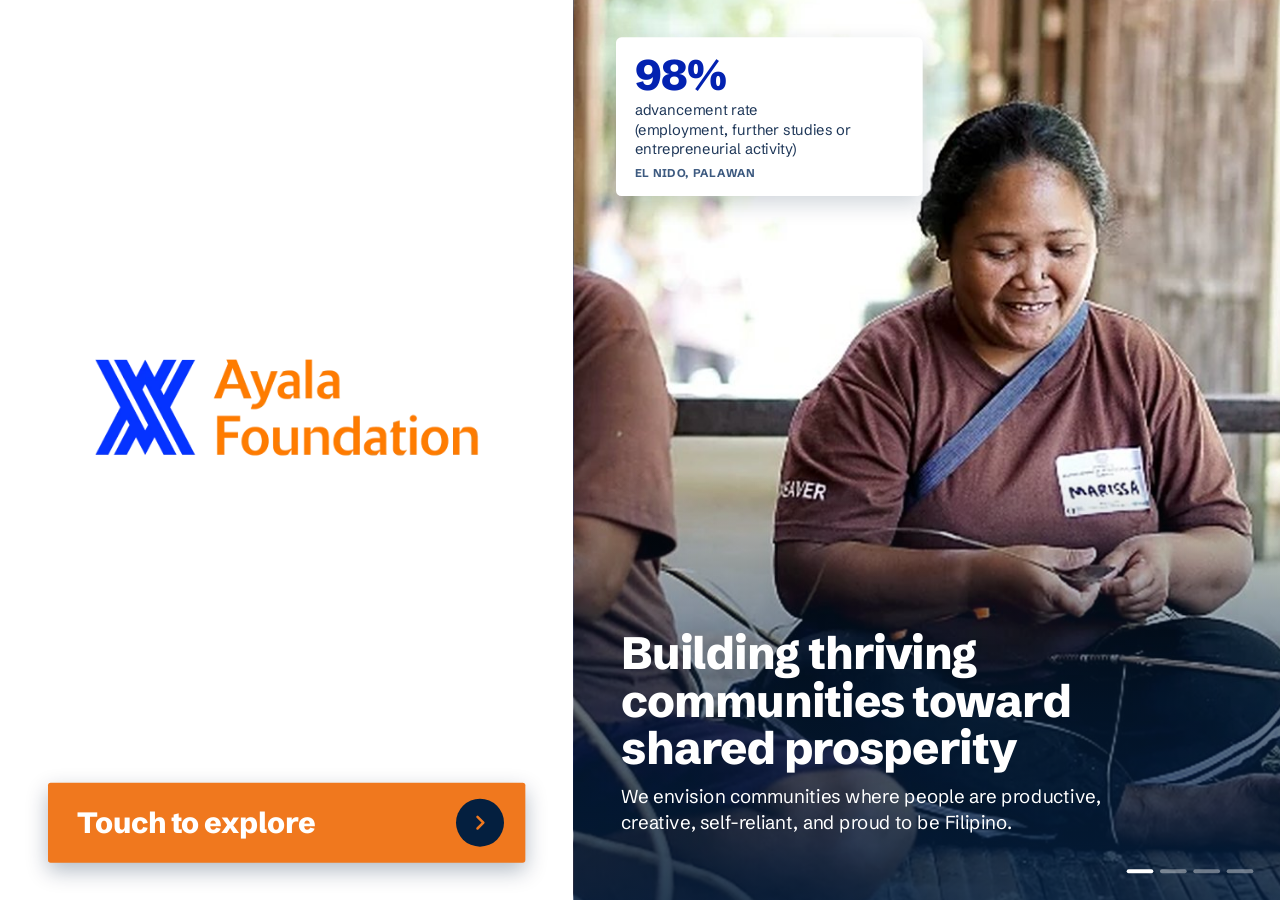
<file: index.html>
<!DOCTYPE html>
<html lang="en">
<head>
<meta charset="utf-8">
<!-- Scripts may only come from this site (no inline scripts, nothing from other sites). -->
<meta http-equiv="Content-Security-Policy" content="default-src 'self'; script-src 'self'; object-src 'none'; base-uri 'self'; form-action 'self'; img-src 'self'; style-src 'self' 'unsafe-inline'; connect-src 'self'">
<meta name="viewport" content="width=device-width, initial-scale=1, maximum-scale=1, user-scalable=no">
<title>Ayala Foundation</title>
<meta name="description" content="Building thriving communities toward shared prosperity. Explore the Ayala Foundation’s programs in Community Development, Arts and Culture, Leadership Development and Education.">
<meta name="theme-color" content="#0322B1">
<link rel="icon" href="assets/favicon.ico" sizes="48x48">
<link rel="icon" type="image/png" href="assets/icon-32.png" sizes="32x32">
<link rel="apple-touch-icon" href="assets/icon-180.png">
<meta property="og:type" content="website">
<meta property="og:site_name" content="Ayala Foundation">
<meta property="og:title" content="Ayala Foundation">
<meta property="og:description" content="Building thriving communities toward shared prosperity. Explore the Ayala Foundation’s programs in Community Development, Arts and Culture, Leadership Development and Education.">
<meta property="og:url" content="https://svcict.github.io/projectlobby/mobile.html">
<meta property="og:image" content="https://svcict.github.io/projectlobby/assets/link-preview.jpg">
<meta property="og:image:width" content="1200">
<meta property="og:image:height" content="630">
<meta property="og:image:alt" content="Ayala Foundation logo beside a photo of two Iraya Mangyan weavers">
<meta name="twitter:card" content="summary_large_image">
<script src="redirect.js?v=ce224bf439"></script>
<link rel="preload" href="assets/fonts/schibsted-grotesk-latin.woff2" as="font" type="font/woff2" crossorigin>
<link rel="stylesheet" href="styles.css?v=15a74f8b5b">
</head>
<body>
<div class="viewport">
<div class="stage" id="stage">

  <!-- Pillar page (base layer): Arts and Culture, Leadership Development, Education or Community Development -->
  <div class="screen screen--program" data-screen="program">
    <aside class="panel">
      <div class="panel__media">
        <div class="hero-layer" data-hero="arts"><div class="slot" data-src="assets/arts-card.jpg" data-ph="Hero photo — artist at work"></div></div>
        <div class="hero-layer" data-hero="leadership"><div class="slot" data-src="assets/leadership-card.jpg" data-ph="Leadership Development hero image"></div></div>
        <div class="hero-layer" data-hero="bigbets"><div class="slot" data-src="assets/bigbets-card.jpg" data-ph="Education hero photo"></div></div>
        <div class="hero-layer" data-hero="community"><div class="slot" data-src="assets/community-card.jpg" data-ph="Community Development hero photo"></div></div>
      </div>
      <div class="panel__text">
        <div class="eyebrow" data-pg="tag"></div>
        <h1 class="program-title" data-pg="title"></h1>
        <p class="program-body" data-pg="body"></p>
      </div>
    </aside>

    <main class="program-main">
      <section class="section">
        <h2 class="h2" data-t="projects"></h2>
        <!-- Built from programs.js: every program under the pillar on screen. -->
        <div class="projects" id="projectList"></div>
      </section>

      <section class="section">
        <h2 class="h2" data-t="partOf"></h2>
        <div class="join">
          <div class="pj-contact join__partner">
            <div class="pj-contact__icon"><svg width="30" height="30" viewBox="0 0 24 24" fill="none" stroke="#0322B1" stroke-width="2" stroke-linecap="round" stroke-linejoin="round" style="display:block;flex:none"><path d="m11 17 2 2a1 1 0 1 0 3-3"/><path d="m14 14 2.5 2.5a1 1 0 1 0 3-3l-3.88-3.88a3 3 0 0 0-4.24 0l-.88.88a1 1 0 1 1-3-3l2.81-2.81a5.79 5.79 0 0 1 7.06-.87l.47.28a2 2 0 0 0 1.42.25L21 4"/><path d="m21 3 1 11h-2"/><path d="M3 3 2 14l6.5 6.5a1 1 0 1 0 3-3"/><path d="M3 4h8"/></svg></div>
            <div class="pj-contact__text">
              <div class="pj-contact__lines"><span>partnerships@ayalafoundation.org</span><span>www.ayalafoundation.org</span></div>
            </div>
          </div>
          <div class="take">
            <div class="take__qr">
              <div class="slot slot--contain" data-for-prog="arts" data-src="assets/qr-arts.png" data-ph="QR code"></div>
              <div class="slot slot--contain" data-for-prog="leadership" data-src="assets/qr-leadership.png" data-ph="QR code"></div>
              <div class="slot slot--contain" data-for-prog="bigbets" data-src="assets/qr-bigbets.png" data-ph="QR code"></div>
              <div class="slot slot--contain" data-for-prog="community" data-src="assets/qr-community.png" data-ph="QR code"></div>
            </div>
            <div class="take__text">
              <div class="take__title" data-t="take"></div>
              <div class="take__body" data-t="takeBody"></div>
            </div>
          </div>
        </div>
      </section>

      <!-- The tile for the pillar on screen is hidden, leaving three. -->
      <section class="section section--fill">
        <h2 class="h2" data-t="more"></h2>
        <div class="tiles">
          <button class="u press tile" data-tile="community" data-action="open-prog" data-prog="community">
            <div class="tile__media"><div class="slot" data-src="assets/community-tile.jpg" data-ph="Community photo"></div></div>
            <div class="tile__label"><span class="tile__name" data-t="p3"></span><span data-icon="chevron-white-22"></span></div>
          </button>
          <button class="u press tile" data-tile="arts" data-action="open-prog" data-prog="arts">
            <div class="tile__media"><div class="slot" data-src="assets/arts-tile.jpg" data-ph="Arts and Culture image"></div></div>
            <div class="tile__label"><span class="tile__name" data-t="p0"></span><span data-icon="chevron-white-22"></span></div>
          </button>
          <button class="u press tile" data-tile="leadership" data-action="open-prog" data-prog="leadership">
            <div class="tile__media"><div class="slot" data-src="assets/leadership-tile.jpg" data-ph="Leadership illustration"></div></div>
            <div class="tile__label"><span class="tile__name" data-t="p1"></span><span data-icon="chevron-white-22"></span></div>
          </button>
          <button class="u press tile" data-tile="bigbets" data-action="open-prog" data-prog="bigbets">
            <div class="tile__media"><div class="slot" data-src="assets/bigbets-tile.jpg" data-ph="Education illustration"></div></div>
            <div class="tile__label"><span class="tile__name" data-t="p2"></span><span data-icon="chevron-white-22"></span></div>
          </button>
        </div>
      </section>
    </main>

    <nav class="bar bar--light">
      <button class="u press btn-primary" data-action="all-programs"><span data-icon="grid"></span><span data-t="allPrograms"></span></button>
    </nav>
  </div>

  <!-- Program page: one layout for every program in programs.js -->
  <div class="screen screen--project" data-screen="project">
    <aside class="panel">
      <div class="panel__media" id="pjHeroes"></div>
      <div class="panel__text" id="pjIntro"></div>
    </aside>
    <main class="pj-main">
      <div class="tabs" id="pjTabs" role="tablist"></div>
      <div class="pj-panels" id="pjPanels"></div>
      <div class="pj-contact" id="pjContact"></div>
    </main>
    <nav class="bar bar--light">
      <div class="bar__side">
        <button class="u press btn-primary" data-action="all-programs"><span data-icon="grid"></span><span data-t="allPrograms"></span></button>
        <button class="u press btn-ghost" data-action="project-back"><span data-icon="back"></span><span id="pjBackLabel"></span></button>
      </div>
    </nav>
  </div>

  <!-- Home -->
  <div class="screen screen--home" data-screen="home">
    <section class="home-intro" data-action="explore-start">
      <div class="home-logo-wrap">
        <h1 class="home-logo"><span class="sr-only">Ayala Foundation</span><div class="slot slot--contain" data-src="assets/logo.webp" data-ph="Ayala Foundation logo"></div></h1>
      </div>
      <button class="u press touch" data-action="explore-start">
        <span class="touch__label" data-t="touch"></span>
        <span class="touch__go" data-icon="chevron-orange-30"></span>
      </button>
    </section>
    <div class="home-photos" data-action="explore-start">
      <div class="slide"><div class="slot" data-src="assets/community-card.jpg" data-ph="Community Development photo"></div></div>
      <div class="slide"><div class="slot" data-src="assets/arts-card.jpg" data-ph="Arts and Culture photo"></div></div>
      <div class="slide"><div class="slot" data-src="assets/leadership-card.jpg" data-ph="Leadership Development photo"></div></div>
      <div class="slide"><div class="slot" data-src="assets/bigbets-card.jpg" data-ph="Education photo"></div></div>
      <div class="home-tagline">
        <h2 class="home-tagline__title" data-t="homeTitle"></h2>
        <p class="home-tagline__line" data-t="homeLine"></p>
      </div>
      <!-- One real figure per pillar, changing with the photo (filled from copy.js). -->
      <div class="home-stats" id="homeStats" aria-live="off"></div>
      <div class="dots"><div class="dot"></div><div class="dot"></div><div class="dot"></div><div class="dot"></div></div>
    </div>
  </div>

  <!-- Our pillars -->
  <div class="screen screen--programs" data-screen="programs">
    <section class="programs">
      <div class="programs__head">
        <div class="programs__heading">
          <div class="accent"></div>
          <h1 class="programs__title" data-t="allTitle"></h1>
        </div>
        <p class="programs__intro" data-t="pillarsIntro"></p>
      </div>
      <div class="track" id="track">
        <div class="card" data-card="0"><div class="card__face"><div class="slot" data-src="assets/community-card.jpg" data-ph="Community Development image"></div></div></div>
        <div class="card" data-card="1"><div class="card__face"><div class="slot" data-src="assets/arts-card.jpg" data-ph="Arts and Culture image"></div></div></div>
        <div class="card" data-card="2"><div class="card__face"><div class="slot" data-src="assets/leadership-card.jpg" data-ph="Leadership Development image"></div></div></div>
        <div class="card" data-card="3"><div class="card__face"><div class="slot" data-src="assets/bigbets-card.jpg" data-ph="Education image"></div></div></div>
        <button class="u arrow arrow--prev" data-action="prev" aria-label="Previous pillar"><span data-icon="back-blue-32"></span></button>
        <button class="u arrow arrow--next" data-action="next" aria-label="Next pillar"><span data-icon="chevron-blue-32"></span></button>
      </div>
      <div class="programs__copy" id="programsCopy">
        <span class="programs__tag" id="curTag"></span>
        <h2 class="programs__name" id="curName"></h2>
        <p class="programs__desc" id="curDesc"></p>
      </div>
      <div class="programs__cta">
        <button class="u press explore" data-action="explore"><span id="exploreLabel"></span><span data-icon="chevron-white-26"></span></button>
      </div>
    </section>
    <nav class="bar">
      <div class="bar__side">
        <button class="u press btn-ghost" data-action="start-over"><span data-icon="home"></span><span data-t="home"></span></button>
      </div>
      <!-- Corporate Citizenship and Volunteerism supports every pillar, so it sits under them rather than in the row. -->
      <button class="u press support" data-action="open-project" data-project="ccv">
        <span class="support__label" data-t="supportedBy"></span>
        <span class="support__text"><span class="support__name" data-t="ccvName"></span><span class="support__line" data-t="ccvLine"></span></span>
        <span class="support__go" data-icon="chevron-blue-32"></span>
      </button>
    </nav>
  </div>

  <!-- "Still there?" warning, above every screen -->
  <!-- Shown for two seconds when a visit ends, before Home returns. -->
  <div class="farewell" id="farewell" aria-hidden="true">
    <div class="farewell__logo"><div class="slot slot--contain" data-src="assets/logo.webp" data-ph="Ayala Foundation logo"></div></div>
    <div class="farewell__text" data-t="thanks"></div>
  </div>

  <div class="idle" id="idle" data-idle-modal aria-hidden="true">
    <div class="idle__box" role="dialog" aria-modal="true" aria-labelledby="idleTitle">
      <div class="idle__title" id="idleTitle" data-t="still"></div>
      <div class="idle__body"><span data-t="stillBody"></span> <strong id="idleCount">15</strong></div>
      <div class="idle__actions">
        <button class="u press idle__btn" data-action="end-visit" data-t="startOver"></button>
        <button class="u press idle__btn idle__btn--primary" data-action="keep-going" data-t="keep"></button>
      </div>
      <div class="idle__bar" id="idleBar"></div>
    </div>
  </div>

</div>
</div>
<script src="copy.js?v=5444ad1a98"></script>
<script src="programs.js?v=6e9cd8bb5f"></script>
<script src="project-view.js?v=e59e9c0843"></script>
<script src="app.js?v=347115cf6f"></script>
<script src="kiosk.js?v=e1b057246b"></script>
</body>
</html>
</file>
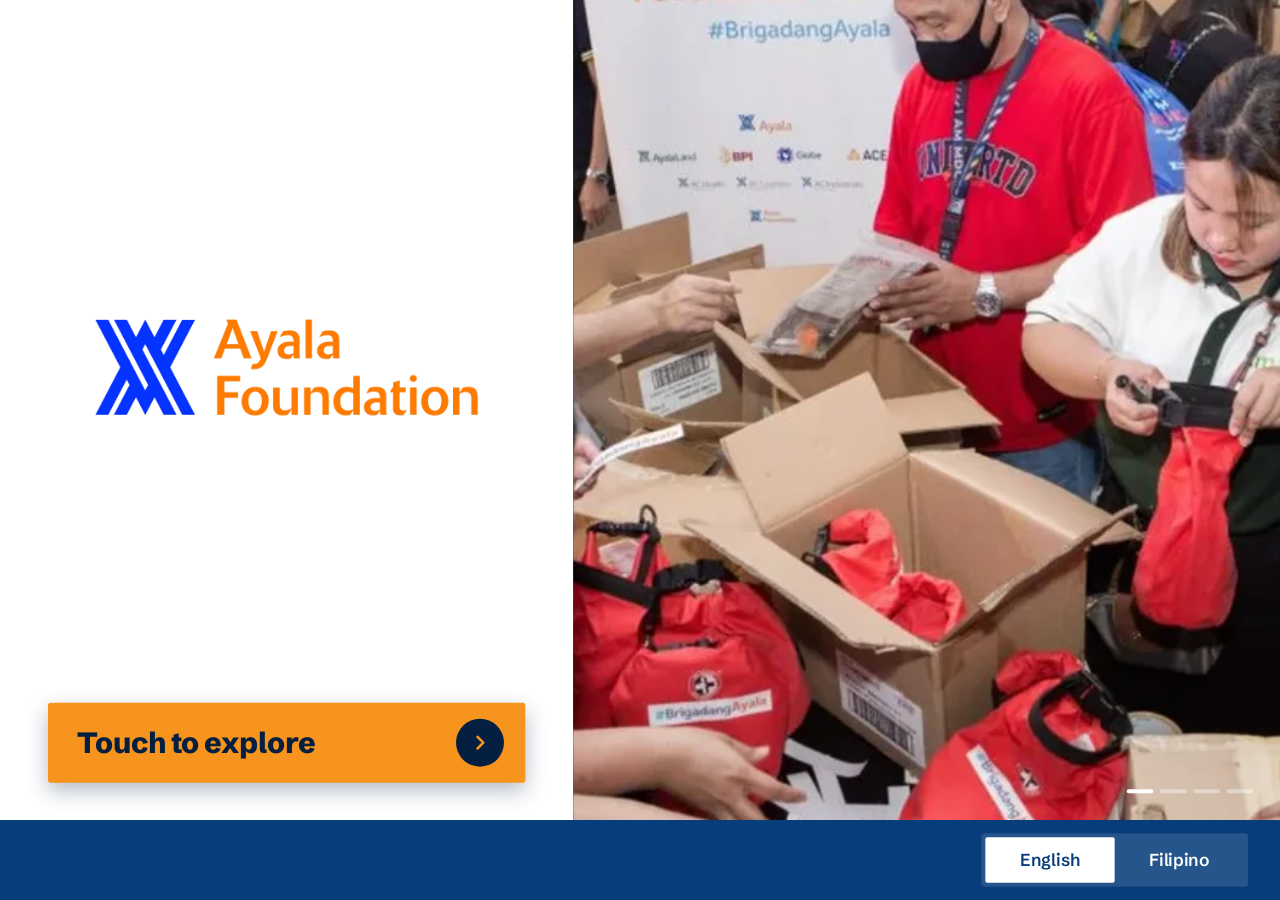
<file: kiosk/index.html>
<!DOCTYPE html>
<html lang="en">
<head>
<meta charset="utf-8">
<meta name="viewport" content="width=device-width, initial-scale=1">
<title>Ayala Foundation</title>
<link rel="preconnect" href="https://fonts.googleapis.com">
<link rel="preconnect" href="https://fonts.gstatic.com" crossorigin>
<link href="https://fonts.googleapis.com/css2?family=Schibsted+Grotesk:wght@400;500;600;700;800&amp;display=swap" rel="stylesheet">
<link rel="stylesheet" href="styles.css">
</head>
<body>
<div class="viewport">
<div class="stage" id="stage">

  <!-- Arts and Culture (base layer) -->
  <div class="screen screen--arts" data-screen="program">
    <aside class="panel">
      <div class="panel__media"><div class="slot" data-src="assets/arts-hero.webp" data-ph="Hero photo — artist at work"></div></div>
      <div class="panel__text">
        <div class="eyebrow">Ayala Foundation</div>
        <h1 class="arts-title" data-t="title"></h1>
        <p class="arts-body" data-t="body"></p>
      </div>
    </aside>

    <main class="arts-main">
      <section class="section">
        <h2 class="h2" data-t="partOf"></h2>
        <div class="join">
          <div class="info">
            <div class="info__title" data-t="give"></div>
            <div class="info__body" data-t="giveBody"></div>
          </div>
          <div class="info">
            <div class="info__title" data-t="partner"></div>
            <div class="info__body" data-t="partnerBody"></div>
          </div>
          <div class="take">
            <div class="take__qr"><div class="slot slot--contain" data-src="assets/temp-qr.png" data-ph="QR code"></div></div>
            <div class="take__text">
              <div class="take__title" data-t="take"></div>
              <div class="take__body" data-t="takeBody"></div>
            </div>
          </div>
        </div>
      </section>

      <section class="section">
        <h2 class="h2" data-t="projects"></h2>
        <div class="projects">
          <button class="u press project" data-action="museum">
            <span class="project__text">
              <span class="project__name">Ayala Museum</span>
              <span class="project__sub" data-t="tap"></span>
            </span>
            <span class="project__go" data-icon="chevron-navy-24"></span>
          </button>
          <button class="u press project">
            <span class="project__text">
              <span class="project__name">Filipinas Heritage Library</span>
              <span class="project__sub" data-t="tap"></span>
            </span>
            <span class="project__go" data-icon="chevron-navy-24"></span>
          </button>
        </div>
      </section>

      <section class="section section--fill">
        <h2 class="h2" data-t="more"></h2>
        <div class="tiles">
          <button class="u press tile">
            <div class="tile__media"><div class="slot" data-src="assets/temp-leadership.png" data-ph="Leadership illustration"></div></div>
            <div class="tile__label"><span class="tile__name" data-t="p1"></span><span data-icon="chevron-white-22"></span></div>
          </button>
          <button class="u press tile">
            <div class="tile__media"><div class="slot" data-src="assets/temp-bigbets.png" data-ph="Big Bets illustration"></div></div>
            <div class="tile__label"><span class="tile__name" data-t="p2"></span><span data-icon="chevron-white-22"></span></div>
          </button>
          <button class="u press tile">
            <div class="tile__media"><div class="slot" data-src="assets/temp-community.png" data-ph="Community photo"></div></div>
            <div class="tile__label"><span class="tile__name" data-t="p3"></span><span data-icon="chevron-white-22"></span></div>
          </button>
        </div>
      </section>
    </main>

    <nav class="bar">
      <button class="u press btn-ghost" data-action="start-over"><span data-icon="restart"></span><span data-t="startOver"></span></button>
      <button class="u press btn-primary" data-action="all-programs"><span data-icon="grid"></span><span data-t="allPrograms"></span></button>
      <div class="lang" data-lang-switch></div>
    </nav>
  </div>

  <!-- Ayala Museum -->
  <div class="screen screen--museum" data-screen="museum">
    <aside class="panel">
      <div class="panel__media"><div class="slot" data-src="assets/temp-museum.png" data-ph="Ayala Museum photo"></div></div>
      <div class="panel__text">
        <div class="eyebrow" data-t="p0"></div>
        <h1 class="museum-title">Ayala Museum</h1>
      </div>
    </aside>
    <main class="museum-main">
      <p class="museum-lead" data-t="musLead"></p>
      <p class="museum-body" data-t="musBody"></p>
      <div class="stats">
        <div class="stat"><div class="stat__num">92,833</div><div class="stat__label" data-t="stat1"></div></div>
        <div class="stat"><div class="stat__num">96%</div><div class="stat__label" data-t="stat2"></div></div>
      </div>
      <div class="support">
        <svg width="40" height="40" viewBox="0 0 24 24" fill="none" style="flex:none"><path d="M12 20s-7-4.4-7-10a4 4 0 0 1 7-2.6A4 4 0 0 1 19 10c0 5.6-7 10-7 10z" stroke="#0B53A5" stroke-width="2.2" stroke-linejoin="round"/></svg>
        <div class="support__text">
          <div class="support__title" data-t="support"></div>
          <div class="support__body" data-t="supportBody"></div>
        </div>
      </div>
    </main>
    <nav class="bar">
      <div class="bar__side">
        <button class="u press btn-ghost" data-action="back-to-arts"><span data-icon="back"></span><span data-t="p0"></span></button>
        <button class="u press btn-ghost" data-action="start-over"><span data-icon="restart"></span><span data-t="startOver"></span></button>
      </div>
      <button class="u press btn-primary" data-action="all-programs"><span data-icon="grid"></span><span data-t="allPrograms"></span></button>
      <div class="bar__side bar__side--end"><div class="lang" data-lang-switch></div></div>
    </nav>
  </div>

  <!-- Home -->
  <div class="screen screen--home" data-screen="home">
    <section class="home-intro" data-action="explore-start">
      <div class="home-logo-wrap">
        <h1 class="home-logo"><span class="sr-only">Ayala Foundation</span><div class="slot slot--contain" data-src="assets/logo.webp" data-ph="Ayala Foundation logo"></div></h1>
      </div>
      <button class="u press touch" data-action="explore-start">
        <span class="touch__label" data-t="touch"></span>
        <span class="touch__go" data-icon="chevron-orange-30"></span>
      </button>
    </section>
    <div class="home-photos" data-action="explore-start">
      <div class="slide"><div class="slot" data-src="assets/home-arts.webp" data-ph="Arts and Culture photo"></div></div>
      <div class="slide"><div class="slot" data-src="assets/temp-leadership.png" data-ph="Leadership Development photo"></div></div>
      <div class="slide"><div class="slot" data-src="assets/temp-bigbets.png" data-ph="Big Bets photo"></div></div>
      <div class="slide"><div class="slot" data-src="assets/home-community.webp" data-ph="Community Development photo"></div></div>
      <div class="dots"><div class="dot"></div><div class="dot"></div><div class="dot"></div><div class="dot"></div></div>
    </div>
    <nav class="bar bar--end">
      <div class="lang" data-lang-switch></div>
    </nav>
  </div>

  <!-- Our programs -->
  <div class="screen screen--programs" data-screen="programs">
    <section class="programs">
      <div class="programs__head">
        <div class="accent"></div>
        <h1 class="programs__title" data-t="allTitle"></h1>
      </div>
      <div class="track" id="track">
        <div class="card" data-card="0"><div class="slot" data-src="assets/temp-arts.png" data-ph="Arts and Culture image"></div></div>
        <div class="card" data-card="1"><div class="slot" data-src="assets/temp-leadership.png" data-ph="Leadership Development image"></div></div>
        <div class="card" data-card="2"><div class="slot" data-src="assets/temp-bigbets.png" data-ph="Big Bets image"></div></div>
        <div class="card" data-card="3"><div class="slot" data-src="assets/temp-community.png" data-ph="Community Development image"></div></div>
        <button class="u arrow arrow--prev" data-action="prev" aria-label="Previous program"><span data-icon="back-blue-32"></span></button>
        <button class="u arrow arrow--next" data-action="next" aria-label="Next program"><span data-icon="chevron-blue-32"></span></button>
      </div>
      <div class="programs__copy" id="programsCopy">
        <h2 class="programs__name" id="curName"></h2>
        <p class="programs__desc" id="curDesc"></p>
      </div>
      <div class="programs__cta">
        <button class="u press explore" data-action="explore"><span id="exploreLabel"></span><span data-icon="chevron-navy-26"></span></button>
      </div>
    </section>
    <nav class="bar">
      <button class="u press btn-ghost" data-action="start-over"><span data-icon="restart"></span><span data-t="startOver"></span></button>
      <button class="u press btn-ghost" data-action="about"><span data-icon="info"></span><span data-t="about"></span></button>
      <div class="lang" data-lang-switch></div>
    </nav>
  </div>

  <!-- "Still there?" warning, above every screen -->
  <div class="idle" id="idle" data-idle-modal aria-hidden="true">
    <div class="idle__box" role="dialog" aria-modal="true" aria-labelledby="idleTitle">
      <div class="idle__title" id="idleTitle" data-t="still"></div>
      <div class="idle__body"><span data-t="stillBody"></span> <strong id="idleCount">15</strong></div>
      <div class="idle__actions">
        <button class="u press idle__btn" data-action="start-over" data-t="startOver"></button>
        <button class="u press idle__btn idle__btn--primary" data-action="keep-going" data-t="keep"></button>
      </div>
    </div>
  </div>

</div>
</div>
<script src="app.js"></script>
</body>
</html>
</file>
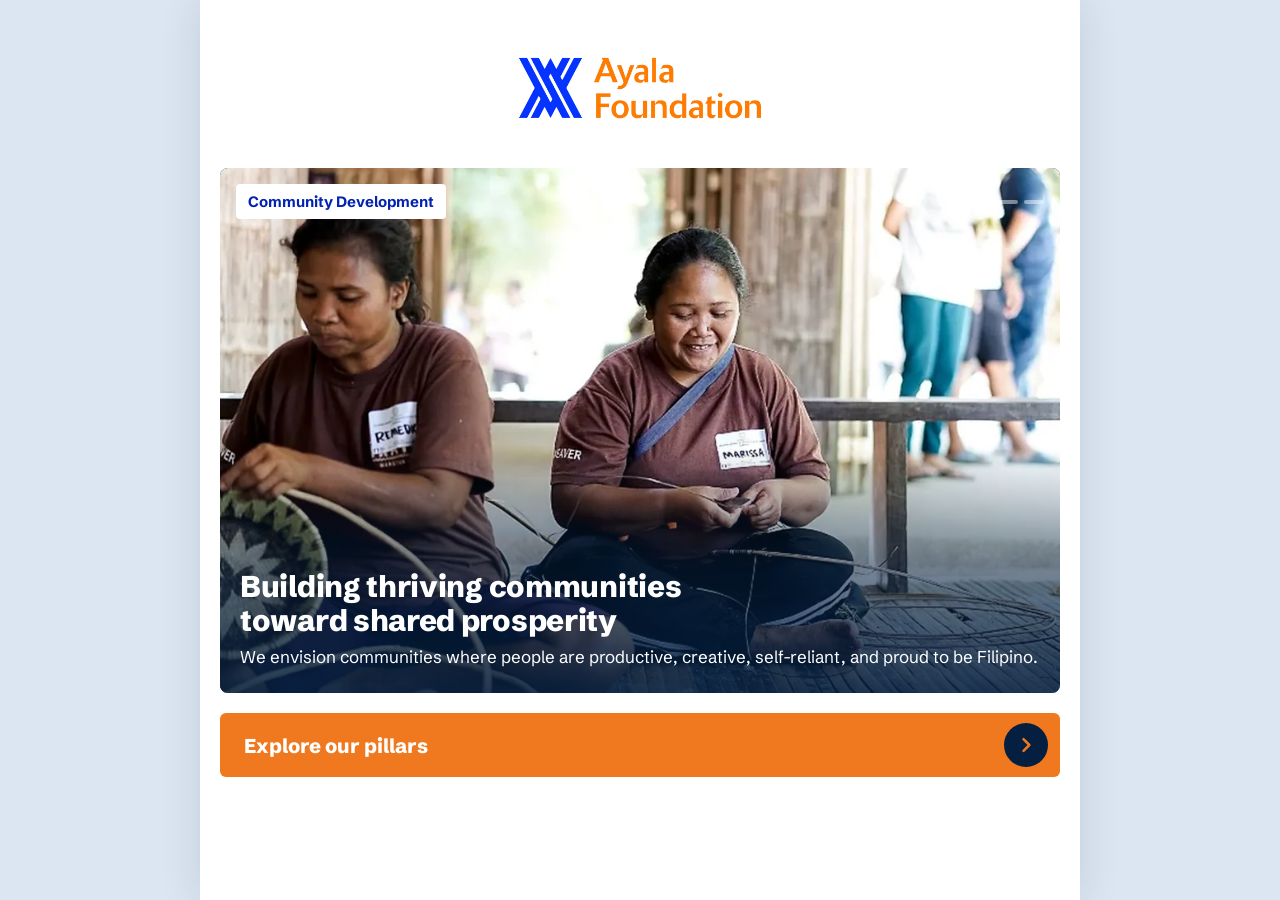
<file: mobile.html>
<!DOCTYPE html>
<html lang="en">
<head>
<meta charset="utf-8">
<!-- Scripts may only come from this site (no inline scripts, nothing from other sites). -->
<meta http-equiv="Content-Security-Policy" content="default-src 'self'; script-src 'self'; object-src 'none'; base-uri 'self'; form-action 'self'; img-src 'self'; style-src 'self' 'unsafe-inline'; connect-src 'self'">
<meta name="viewport" content="width=device-width, initial-scale=1">
<title>Ayala Foundation</title>
<meta name="description" content="Building thriving communities toward shared prosperity. Explore the Ayala Foundation’s programs in Community Development, Arts and Culture, Leadership Development and Education.">
<meta name="theme-color" content="#0322B1">
<link rel="icon" href="assets/favicon.ico" sizes="48x48">
<link rel="icon" type="image/png" href="assets/icon-32.png" sizes="32x32">
<link rel="apple-touch-icon" href="assets/icon-180.png">
<meta property="og:type" content="website">
<meta property="og:site_name" content="Ayala Foundation">
<meta property="og:title" content="Ayala Foundation">
<meta property="og:description" content="Building thriving communities toward shared prosperity. Explore the Ayala Foundation’s programs in Community Development, Arts and Culture, Leadership Development and Education.">
<meta property="og:url" content="https://svcict.github.io/projectlobby/mobile.html">
<meta property="og:image" content="https://svcict.github.io/projectlobby/assets/link-preview.jpg">
<meta property="og:image:width" content="1200">
<meta property="og:image:height" content="630">
<meta property="og:image:alt" content="Ayala Foundation logo beside a photo of two Iraya Mangyan weavers">
<meta name="twitter:card" content="summary_large_image">
<link rel="preload" href="assets/fonts/schibsted-grotesk-latin.woff2" as="font" type="font/woff2" crossorigin>
<link rel="stylesheet" href="mobile.css?v=8aa5cb5476">
</head>
<body>
<div class="page">
<div class="sheet">

  <header class="top">
    <button class="u press top__back" id="back" aria-label="Back" hidden>
      <svg width="24" height="24" viewBox="0 0 24 24" fill="none"><path d="M15 5l-7 7 7 7" stroke="#0322B1" stroke-width="2.5" stroke-linecap="round" stroke-linejoin="round"/></svg>
    </button>
    <div class="top__title" id="barTitle"></div>
  </header>

  <!-- Home -->
  <section class="view view--home" data-view="home" hidden>
    <div class="m-logo"><h1 class="sr-only">Ayala Foundation</h1><div class="slot slot--contain" data-src="assets/logo.webp" data-ph="Ayala Foundation logo"></div></div>
    <a class="m-slides" href="#pillars">
      <div class="m-slide"><div class="slot" data-priority data-src="assets/m/community-card.webp" data-ph="Community Development photo"></div></div>
      <div class="m-slide"><div class="slot" data-defer data-src="assets/m/arts-card.webp" data-ph="Arts and Culture photo"></div></div>
      <div class="m-slide"><div class="slot" data-defer data-src="assets/m/leadership-card.webp" data-ph="Leadership Development photo"></div></div>
      <div class="m-slide"><div class="slot" data-defer data-src="assets/m/bigbets-card.webp" data-ph="Education photo"></div></div>
      <div class="m-tagline">
        <h2 class="m-tagline__title" data-t="homeTitle"></h2>
        <p class="m-tagline__line" data-t="homeLine"></p>
      </div>
      <div class="m-slides__foot">
        <span class="m-slides__name" id="slideName"></span>
        <div class="m-dots"><div class="m-dot"></div><div class="m-dot"></div><div class="m-dot"></div><div class="m-dot"></div></div>
      </div>
    </a>
    <a class="u press m-cta" href="#pillars">
      <span class="m-cta__label" data-t="mobileCta"></span>
      <span class="m-cta__go"><svg width="20" height="20" viewBox="0 0 24 24" fill="none"><path d="M9 5l7 7-7 7" stroke="#F0781E" stroke-width="3" stroke-linecap="round" stroke-linejoin="round"/></svg></span>
    </a>
  </section>

  <!-- Our pillars -->
  <section class="view view--programs" data-view="programs" hidden>
    <div class="m-head">
      <div class="m-accent"></div>
      <h1 class="m-h1" data-t="allTitle"></h1>
      <p class="m-text" data-t="pillarsIntro"></p>
    </div>
    <a class="u press m-card" href="#community">
      <div class="m-card__media"><div class="slot" data-src="assets/m/community-card.webp" data-ph="Community Development image"></div></div>
      <div class="m-card__body">
        <div class="m-card__text"><span class="m-tag" data-t="tagPillar"></span><span class="m-card__name" data-t="p3"></span><span class="m-card__desc" data-t="d3"></span></div>
        <span class="m-go" data-icon="go"></span>
      </div>
    </a>
    <a class="u press m-card" href="#arts">
      <div class="m-card__media"><div class="slot" data-src="assets/m/arts-card.webp" data-ph="Arts and Culture image"></div></div>
      <div class="m-card__body">
        <div class="m-card__text"><span class="m-tag" data-t="tagPillar"></span><span class="m-card__name" data-t="p0"></span><span class="m-card__desc" data-t="d0"></span></div>
        <span class="m-go" data-icon="go"></span>
      </div>
    </a>
    <a class="u press m-card" href="#leadership">
      <div class="m-card__media"><div class="slot" data-src="assets/m/leadership-card.webp" data-ph="Leadership Development image"></div></div>
      <div class="m-card__body">
        <div class="m-card__text"><span class="m-tag" data-t="tagPillar"></span><span class="m-card__name" data-t="p1"></span><span class="m-card__desc" data-t="d1"></span></div>
        <span class="m-go" data-icon="go"></span>
      </div>
    </a>
    <a class="u press m-card" href="#bigbets">
      <div class="m-card__media"><div class="slot" data-src="assets/m/bigbets-card.webp" data-ph="Education image"></div></div>
      <div class="m-card__body">
        <div class="m-card__text"><span class="m-tag m-tag--bet" data-t="tagBet"></span><span class="m-card__name" data-t="p2"></span><span class="m-card__desc" data-t="d2"></span></div>
        <span class="m-go" data-icon="go"></span>
      </div>
    </a>
    <a class="u press m-support" href="#program/ccv">
      <span class="m-support__text">
        <span class="m-support__label" data-t="supportedBy"></span>
        <span class="m-support__name" data-t="ccvName"></span>
        <span class="m-support__line" data-t="ccvLine"></span>
      </span>
      <span class="m-go" data-icon="go"></span>
    </a>
  </section>

  <!-- Pillar page: Arts and Culture, Leadership Development, Education or Community Development -->
  <section class="view" data-view="program" hidden>
    <div class="m-hero m-hero--wide">
      <div class="slot" data-for-prog="arts" data-src="assets/m/arts-card.webp" data-ph="Hero photo — artist at work"></div>
      <div class="slot" data-for-prog="leadership" data-src="assets/m/leadership-card.webp" data-ph="Leadership Development hero image"></div>
      <div class="slot" data-for-prog="bigbets" data-src="assets/m/bigbets-card.webp" data-ph="Education hero photo"></div>
      <div class="slot" data-for-prog="community" data-src="assets/m/community-card.webp" data-ph="Community Development hero photo"></div>
    </div>
    <div class="m-band">
      <div class="m-eyebrow" data-pg="tag"></div>
      <h1 class="m-title" data-pg="title"></h1>
      <p class="m-band__body" data-pg="body"></p>
    </div>
    <div class="m-content">
      <div class="m-group">
        <h2 class="m-h2" data-t="projects"></h2>
        <!-- Built from programs.js: every program under the pillar on screen. -->
        <div class="m-projects" id="projectList"></div>
      </div>
      <div class="m-group">
        <h2 class="m-h2" data-t="partOf"></h2>
        <div class="pj-contact">
          <div class="pj-contact__icon"><svg width="20" height="20" viewBox="0 0 24 24" fill="none" stroke="#0322B1" stroke-width="2" stroke-linecap="round" stroke-linejoin="round" style="display:block;flex:none"><path d="m11 17 2 2a1 1 0 1 0 3-3"/><path d="m14 14 2.5 2.5a1 1 0 1 0 3-3l-3.88-3.88a3 3 0 0 0-4.24 0l-.88.88a1 1 0 1 1-3-3l2.81-2.81a5.79 5.79 0 0 1 7.06-.87l.47.28a2 2 0 0 0 1.42.25L21 4"/><path d="m21 3 1 11h-2"/><path d="M3 3 2 14l6.5 6.5a1 1 0 1 0 3-3"/><path d="M3 4h8"/></svg></div>
          <div class="pj-contact__text">
            <div class="pj-contact__lines">
              <a class="pj-contact__link" href="mailto:partnerships@ayalafoundation.org">partnerships@ayalafoundation.org</a>
              <a class="pj-contact__link" href="https://www.ayalafoundation.org" target="_blank" rel="noopener">www.ayalafoundation.org</a>
            </div>
          </div>
        </div>
      </div>
      <div class="m-group">
        <h2 class="m-h2" data-t="more"></h2>
        <!-- The tile for the pillar on screen is hidden. -->
        <div class="m-tiles">
          <a class="u press m-tile" href="#community" data-tile="community">
            <div class="m-tile__media"><div class="slot" data-src="assets/community-tile.jpg" data-ph="Community photo"></div></div>
            <div class="m-tile__name" data-t="p3"></div>
          </a>
          <a class="u press m-tile" href="#arts" data-tile="arts">
            <div class="m-tile__media"><div class="slot" data-src="assets/arts-tile.jpg" data-ph="Arts and Culture image"></div></div>
            <div class="m-tile__name" data-t="p0"></div>
          </a>
          <a class="u press m-tile" href="#leadership" data-tile="leadership">
            <div class="m-tile__media"><div class="slot" data-src="assets/leadership-tile.jpg" data-ph="Leadership illustration"></div></div>
            <div class="m-tile__name" data-t="p1"></div>
          </a>
          <a class="u press m-tile" href="#bigbets" data-tile="bigbets">
            <div class="m-tile__media"><div class="slot" data-src="assets/bigbets-tile.jpg" data-ph="Education illustration"></div></div>
            <div class="m-tile__name" data-t="p2"></div>
          </a>
        </div>
      </div>
    </div>
  </section>

  <!-- Program page: one layout for every program in programs.js -->
  <section class="view" data-view="project" hidden>
    <div class="m-hero m-hero--wide" id="pjHeroes"></div>
    <div class="m-band" id="pjIntro"></div>
    <div class="m-content m-content--project">
      <div class="m-stack" id="pjBody"></div>
      <!-- Same tabs as the kiosk; sticks under the header while scrolling. -->
      <div class="m-tabs" id="pjTabs" hidden><div class="m-tabs__bar" role="tablist"></div></div>
      <div id="pjSections" class="m-sections"></div>
      <div class="pj-contact" id="pjContact"></div>
    </div>
  </section>

  <!-- Opened from a lobby QR code (?from=lobby): confirm the page is theirs to keep. -->
  <div class="m-saved" id="fromLobby" role="status" hidden>
    <span class="m-saved__icon"><svg width="18" height="18" viewBox="0 0 24 24" fill="none" stroke="#FFFFFF" stroke-width="3" stroke-linecap="round" stroke-linejoin="round"><path d="M20 6 9 17l-5-5"/></svg></span>
    <span class="m-saved__text" data-t="fromLobby"></span>
    <button class="u m-saved__close" id="fromLobbyClose" aria-label="Close"><svg width="18" height="18" viewBox="0 0 24 24" fill="none" stroke="currentColor" stroke-width="2.5" stroke-linecap="round"><path d="M18 6 6 18M6 6l12 12"/></svg></button>
  </div>

</div>
</div>
<script src="copy.js?v=5444ad1a98"></script>
<script src="programs.js?v=6e9cd8bb5f"></script>
<script src="project-view.js?v=e59e9c0843"></script>
<script src="analytics.js?v=b8a9c1a11e"></script>
<script src="mobile.js?v=8212448a94"></script>
</body>
</html>
</file>
<file: styles.css>
/* Ayala Foundation lobby kiosk. Designed at 1920×1080; the stage is scaled to
   fit and widened/heightened so it always fills the screen edge to edge. */

/* Schibsted Grotesk (SIL Open Font License), stored with the site so the
   kiosk keeps its typeface without an internet connection. One variable file
   per character set covers every weight from 400 to 800. */
@font-face {
  font-family: 'Schibsted Grotesk';
  font-style: normal;
  font-weight: 400 800;
  font-display: swap;
  src: url('assets/fonts/schibsted-grotesk-latin.woff2') format('woff2');
  unicode-range: U+0000-00FF, U+0131, U+0152-0153, U+02BB-02BC, U+02C6, U+02DA, U+02DC, U+0304, U+0308, U+0329, U+2000-206F, U+20AC, U+2122, U+2191, U+2193, U+2212, U+2215, U+FEFF, U+FFFD;
}
@font-face {
  font-family: 'Schibsted Grotesk';
  font-style: normal;
  font-weight: 400 800;
  font-display: swap;
  src: url('assets/fonts/schibsted-grotesk-latin-ext.woff2') format('woff2');
  unicode-range: U+0100-02BA, U+02BD-02C5, U+02C7-02CC, U+02CE-02D7, U+02DD-02FF, U+0304, U+0308, U+0329, U+1D00-1DBF, U+1E00-1E9F, U+1EF2-1EFF, U+2020, U+20A0-20AB, U+20AD-20C4, U+2113, U+2C60-2C7F, U+A720-A7FF;
}

:root {
  --blue: #0322B1;
  --blue-dark: #073D7A;
  --navy: #041F3F;
  --orange: #F0781E;
  --ink: #1C3557;
  --ink-soft: #3D5A80;
  --tint: #EAF1FA;
  --footer: #0320AF;
  --ease-out: cubic-bezier(0.23, 1, 0.32, 1);
  --ease-in-out: cubic-bezier(0.77, 0, 0.175, 1);
}

html, body {
  margin: 0;
  height: 100%;
  background: var(--navy);
  overflow: hidden;
  -webkit-tap-highlight-color: transparent;
  user-select: none;
  /* Kiosk touch: no pinch or double-tap zoom, no pull-to-refresh, no long-press callout. */
  touch-action: pan-x pan-y;
  overscroll-behavior: none;
  -webkit-touch-callout: none;
}
*, *::before, *::after { box-sizing: border-box; }
img { -webkit-user-drag: none; user-select: none; }
[hidden] { display: none !important; }

@media (prefers-reduced-motion: reduce) {
  * { transition-property: opacity, background-color, color !important; }
}

/* ---------- Stage ---------- */

.viewport {
  position: fixed;
  inset: 0;
  display: flex;
  align-items: center;
  justify-content: center;
  overflow: hidden;
  font-family: 'Schibsted Grotesk', sans-serif;
}
.stage {
  width: 1920px;
  height: 1080px;
  flex: none;
  position: relative;
  transform-origin: center;
  background: #FFFFFF;
  overflow: hidden;
}

.screen {
  position: absolute;
  inset: 0;
  display: grid;
  grid-template-columns: 760px minmax(0, 1fr);
  grid-template-rows: minmax(0, 1fr) 120px;
  background: #FFFFFF;
  opacity: 0;
  pointer-events: none;
  transition: opacity 180ms var(--ease-out);
}
.screen.is-active {
  opacity: 1;
  pointer-events: auto;
  transition-duration: 240ms;
}
.screen--program { z-index: 0; }
.screen--home { z-index: 2; background: var(--blue); grid-template-columns: 860px minmax(0, 1fr); }
.screen--programs { z-index: 3; background: #FFFFFF; grid-template-columns: minmax(0, 1fr); }

/* ---------- Shared pieces ---------- */

.u {
  all: unset;
  box-sizing: border-box;
  cursor: pointer;
}
.press { transition: transform 160ms var(--ease-out); }
.press:active { transform: scale(0.97); }

/* Keyboard focus: a ring just outside the control, blue on white areas and
   white on the blue bottom bar. Touch and mouse never show it. */
.u:focus-visible, a:focus-visible, button:focus-visible {
  outline: 3px solid var(--focus, var(--blue));
  outline-offset: 4px;
}
.bar { --focus: #FFFFFF; }
.screen--programs .bar { --focus: var(--blue); }

.slot { position: absolute; inset: 0; overflow: hidden; }
.slot img {
  position: absolute;
  inset: 0;
  width: 100%;
  height: 100%;
  object-fit: cover;
  object-position: center;
}
.slot--contain img { object-fit: contain; }
.slot.is-empty {
  display: flex;
  align-items: center;
  justify-content: center;
  padding: 12px;
  text-align: center;
  background: rgba(127, 127, 127, 0.12);
  color: currentColor;
  font: 500 18px/1.3 system-ui, sans-serif;
  opacity: 0.75;
}

.bar {
  grid-row: 2;
  grid-column: 1 / -1;
  background: var(--footer);
  display: flex;
  align-items: center;
  justify-content: space-between;
  padding: 0 48px;
  gap: 24px;
}
/* Pillar and program pages: the bar continues the page above it, blue under
   the 760px left panel and white under the content. */
.bar--light { background: linear-gradient(to right, var(--blue) 760px, #FFFFFF 760px); }
/* Tighter spacing so both buttons stay inside the blue, even for the longest
   pillar names. */
.bar--light { padding-left: 40px; }
.bar--light .bar__side { gap: 12px; }
.bar--light .btn-primary { padding: 0 36px; }
.bar--light .btn-ghost { padding: 0 24px; }
/* Our pillars: the bar continues the screen above it, blue under the 640px
   intro box and white beside it. Home and About us sit in the blue as orange
   buttons; Corporate Citizenship and Volunteerism is a card under the pillars,
   dashed like the supporting layer of the foundation's diagram. */
.screen--programs .bar { background: linear-gradient(to right, var(--blue) 640px, #FFFFFF 640px); padding: 0 72px 0 64px; gap: 64px; }
.screen--programs .bar__side { flex: none; width: 512px; gap: 12px; --focus: #FFFFFF; }
.screen--programs .btn-ghost { background: var(--orange); color: #FFFFFF; box-shadow: none; padding: 0 28px; }
.support {
  flex: 1;
  min-width: 0;
  min-height: 92px;
  margin-left: 72px;
  margin-bottom: 20px;
  padding: 10px 14px 10px 28px;
  display: flex;
  align-items: center;
  gap: 24px;
  border: 3px dashed rgba(3, 34, 177, 0.35);
  border-radius: 8px;
  background: var(--tint);
  color: var(--ink);
}
.support::after { content: ''; order: 1; width: 2px; height: 48px; background: rgba(3, 34, 177, 0.2); }
.support__label { order: 0; }
.support__text { order: 2; flex: 1; min-width: 0; }
.support__go { order: 3; width: 56px; height: 56px; border-radius: 50%; background: var(--orange); display: flex; align-items: center; justify-content: center; }
.support__label { flex: none; font-size: 18px; font-weight: 700; letter-spacing: 0.06em; text-transform: uppercase; color: var(--ink-soft); }
.support__text { display: flex; flex-direction: column; gap: 2px; }
.support__name { font-size: 24px; font-weight: 800; color: var(--blue); }
.support__line { font-size: 19px; line-height: 1.35; }
.support__go { flex: none; }
.support__go svg path { stroke: #FFFFFF; }
/* Home has no bar: it fills the screen. */
.screen--home { grid-template-rows: minmax(0, 1fr); }
.screen--home .bar { display: none; }
.bar__side { flex: 1; display: flex; gap: 16px; }

.btn-ghost {
  height: 80px;
  padding: 0 32px;
  display: flex;
  align-items: center;
  gap: 14px;
  color: #FFFFFF;
  font-size: 28px;
  font-weight: 600;
  border-radius: 4px;
  box-shadow: inset 0 0 0 2px rgba(255, 255, 255, 0.45);
}
.btn-primary {
  height: 80px;
  padding: 0 48px;
  display: flex;
  align-items: center;
  gap: 14px;
  background: var(--orange);
  color: #FFFFFF;
  font-size: 30px;
  font-weight: 700;
  border-radius: 4px;
}

.panel {
  grid-row: 1;
  grid-column: 1;
  display: grid;
  grid-template-columns: minmax(0, 1fr);
  min-width: 0;
  overflow: hidden;
  background: var(--blue);
  color: #FFFFFF;
}
.panel__media { position: relative; min-width: 0; min-height: 0; overflow: hidden; }
.panel__text {
  display: flex;
  flex-direction: column;
  border-top: 8px solid var(--orange);
}

.h2 {
  margin: 0;
  font-size: 36px;
  font-weight: 700;
  color: var(--blue);
  letter-spacing: -0.01em;
}

/* ---------- Program page (Arts and Culture, Big Bets) ---------- */

.screen--program .panel { grid-template-rows: 300px minmax(0, 1fr); }
.screen--program .panel__text { padding: 44px 64px 40px; gap: 22px; }
.hero-layer { position: absolute; inset: 0; opacity: 0; transition: opacity 200ms ease; }
.hero-layer.is-on { opacity: 1; }
.eyebrow { font-size: 24px; font-weight: 600; letter-spacing: 0.02em; }
.program-title {
  margin: 0;
  font-size: 80px;
  line-height: 0.98;
  font-weight: 800;
  letter-spacing: -0.02em;
  text-wrap: balance;
}
.program-body { margin: 0; font-size: 24px; line-height: 1.45; text-wrap: pretty; }

.program-main {
  /* Runs down to the bottom of the screen: the bar's white half holds nothing,
     and the buttons sit in the blue half. */
  grid-row: 1 / -1;
  position: relative;
  z-index: 1;
  grid-column: 2;
  padding: 52px 72px 20px;
  display: flex;
  flex-direction: column;
  gap: 40px;
  min-height: 0;
}
.section { display: flex; flex-direction: column; gap: 18px; }
.section--fill { flex: 1; min-height: 0; }

.join {
  display: grid;
  grid-template-columns: minmax(0, 2fr) minmax(0, 1.25fr);
  gap: 20px;
}
/* The partner strip spans the space the Give and Partner boxes used to. */
.join__partner { padding: 28px 32px; }
.take {
  background: var(--blue);
  border-radius: 4px;
  padding: 24px;
  display: flex;
  align-items: center;
  gap: 24px;
  color: #FFFFFF;
}
.take__qr {
  position: relative;
  width: 144px;
  height: 144px;
  flex: none;
  background: #FFFFFF;
  border-radius: 4px;
  padding: 10px;
}
.take__qr .slot { inset: 10px; }
.take__text { display: flex; flex-direction: column; gap: 10px; }
.take__title { font-size: 28px; font-weight: 700; line-height: 1.15; }
.take__body { font-size: 21px; line-height: 1.4; text-wrap: pretty; }

.projects { display: grid; grid-template-columns: 1fr 1fr; gap: 20px; }
/* An odd last program takes the full row instead of leaving a gap. */
.projects > :last-child:nth-child(odd) { grid-column: 1 / -1; }
.project {
  height: 116px;
  padding: 0 32px;
  display: flex;
  align-items: center;
  justify-content: space-between;
  gap: 16px;
  background: #FFFFFF;
  border-radius: 4px;
  box-shadow: 0 0 0 1px rgba(3, 34, 177, 0.18), 0 6px 18px rgba(4, 31, 63, 0.08);
}
.project__text { display: flex; flex-direction: column; gap: 6px; }
.project__name { font-size: 28px; font-weight: 700; line-height: 1.15; color: var(--blue); }
.project__sub { font-size: 20px; color: var(--ink-soft); }
.project__go {
  width: 56px;
  height: 56px;
  flex: none;
  border-radius: 50%;
  background: var(--orange);
  display: flex;
  align-items: center;
  justify-content: center;
}

.tiles {
  display: grid;
  grid-template-columns: repeat(3, minmax(0, 1fr));
  gap: 20px;
  flex: 1;
  min-height: 0;
}
.tile {
  display: grid;
  grid-template-rows: minmax(0, 1fr) 100px;
  background: var(--blue);
  border-radius: 4px;
  overflow: hidden;
}
.tile__media { position: relative; min-height: 0; }
.tile__label {
  padding: 0 24px;
  display: flex;
  align-items: center;
  justify-content: space-between;
  gap: 12px;
  border-top: 6px solid var(--orange);
}
.tile__name { font-size: 28px; font-weight: 700; line-height: 1.1; color: #FFFFFF; }

/* ---------- Project page (data from projects.js) ---------- */

.screen--project { z-index: 1; }
.screen--project .panel { grid-template-rows: minmax(0, 1fr) auto; }
.screen--project .panel__media { background: var(--blue-dark); }
.screen--project .panel__text { padding: 40px 64px 44px; gap: 16px; }
.screen--project .eyebrow { letter-spacing: 0; }
.pj-title { margin: 0; font-size: 68px; line-height: 1; font-weight: 800; letter-spacing: -0.02em; text-wrap: balance; }
.pj-lead { margin: 0; font-size: 28px; line-height: 1.3; font-weight: 600; text-wrap: pretty; }
.pj-body { margin: 0; font-size: 21px; line-height: 1.45; text-wrap: pretty; }
.pj-bullets { padding-left: 1.2em; }
.pj-bullets li + li { margin-top: 4px; }
/* Long intros (set in app.js) tighten so the hero photo keeps some height. */
.panel__text.is-dense { gap: 12px; padding-top: 32px; padding-bottom: 36px; }
.panel__text.is-dense .pj-lead { font-size: 24px; }
.panel__text.is-dense .pj-body { font-size: 18px; line-height: 1.4; }

.pj-main {
  grid-row: 1 / -1;
  position: relative;
  z-index: 1;
  grid-column: 2;
  padding: 48px 64px 20px;
  display: flex;
  flex-direction: column;
  gap: 28px;
  min-height: 0;
  min-width: 0;
}

.tabs {
  position: relative;
  flex: none;
  height: 84px;
  display: grid;
  grid-auto-flow: column;
  grid-auto-columns: minmax(0, 1fr);
  padding: 6px;
  border-radius: 4px;
  background: var(--tint);
}
.tabs__pill {
  position: absolute;
  top: 6px;
  left: 6px;
  height: 72px;
  border-radius: 3px;
  background: var(--blue);
  transition: transform 240ms var(--ease-in-out);
}
.tabs__tab {
  position: relative;
  display: flex;
  align-items: center;
  justify-content: center;
  text-align: center;
  font-size: 27px;
  font-weight: 700;
  color: var(--blue);
  transition: color 200ms ease;
}
.tabs__tab[aria-selected="true"] { color: #FFFFFF; }

.pj-panels { position: relative; flex: 1; min-height: 0; }
.pj-panel {
  position: absolute;
  inset: 0;
  opacity: 0;
  pointer-events: none;
  transition: opacity 180ms ease;
}
.pj-panel.is-on { opacity: 1; }
/* Only take taps while the project screen itself is showing. */
.screen.is-active .pj-panel.is-on { pointer-events: auto; }

.pj-h2 { margin: 0; font-size: 40px; line-height: 1.1; font-weight: 800; letter-spacing: -0.01em; color: var(--blue); }

.pj-pillars { display: flex; flex-direction: column; }
.pj-sub + .pj-sub { margin-top: -8px; }
.pj-sub { margin: 12px 0 18px; max-width: 980px; font-size: 24px; line-height: 1.4; color: var(--ink); text-wrap: pretty; }
.pj-pillar {
  display: grid;
  grid-template-columns: 72px minmax(0, 1fr);
  gap: 24px;
  align-items: start;
  padding: 22px 0;
  border-top: 1px solid rgba(3, 34, 177, 0.15);
}
.pj-pillar__icon, .pj-stat__icon {
  width: 72px;
  height: 72px;
  flex: none;
  border-radius: 50%;
  background: var(--orange);
  display: flex;
  align-items: center;
  justify-content: center;
}
.pj-pillar__text { display: flex; flex-direction: column; align-items: flex-start; gap: 10px; }
/* Item titles sit on an orange tag in white capitals, as on the program flyers. */
.pj-pillar__title {
  padding: 4px 14px;
  border-radius: 6px;
  background: var(--orange);
  font-size: 26px;
  font-weight: 700;
  line-height: 1.25;
  text-transform: uppercase;
  color: #FFFFFF;
}
.pj-pillar__body { font-size: 22px; line-height: 1.45; color: var(--ink); text-wrap: pretty; }
.pj-pillars--grid .pj-sub { margin-bottom: 16px; }
.pj-pillars--grid .pj-pillars__items { display: grid; grid-template-columns: repeat(2, minmax(0, 1fr)); column-gap: 32px; }
.pj-pillars--grid .pj-pillar { grid-template-columns: 56px minmax(0, 1fr); gap: 18px; padding: 16px 0; }
.pj-pillars--grid .pj-pillar__icon { width: 56px; height: 56px; }
.pj-pillars--grid .pj-pillar__title { padding: 3px 12px; font-size: 21px; }
.pj-pillars--grid .pj-pillar__body { font-size: 18px; line-height: 1.4; }
.pj-note { margin: 0; padding-top: 22px; border-top: 1px solid rgba(3, 34, 177, 0.15); font-size: 22px; line-height: 1.45; font-weight: 600; color: var(--blue); text-wrap: pretty; }

.pj-stats { display: grid; grid-template-columns: repeat(2, minmax(0, 1fr)); gap: 20px; }
.pj-stat {
  background: var(--blue);
  border-radius: 4px;
  padding: 36px;
  display: flex;
  flex-direction: column;
  gap: 14px;
  color: #FFFFFF;
}
/* No tabular-nums: it spaces out the comma in "92,833". */
.pj-stat__value { margin-top: 8px; font-size: 96px; line-height: 1; font-weight: 800; letter-spacing: -0.02em; }
.pj-stat__label { font-size: 25px; line-height: 1.35; text-wrap: pretty; }
.pj-statblock { display: flex; flex-direction: column; gap: 20px; }
/* Figures followed by a quote: slightly tighter cards so both fit the panel. */
.pj-statblock:has(.pj-quote) .pj-stat { padding: 28px 32px; gap: 10px; }
.pj-statblock:has(.pj-quote) .pj-stat__value { font-size: 80px; }
.pj-quote { margin: 0; background: var(--tint); border-radius: 4px; padding: 24px 32px; display: flex; flex-direction: column; gap: 10px; }
.pj-quote blockquote { margin: 0; font-size: 20px; line-height: 1.4; font-style: italic; color: var(--ink); text-wrap: pretty; }
.pj-quote blockquote p { margin: 0; }
.pj-quote blockquote p + p { margin-top: 10px; }
.pj-quote blockquote p:first-child::before { content: '\201C'; }
.pj-quote blockquote p:last-child::after { content: '\201D'; }
.pj-quote figcaption { display: flex; align-items: center; gap: 14px; font-size: 19px; font-weight: 600; color: var(--blue); }
.pj-quote__photo { width: 56px; height: 56px; flex: none; border-radius: 12px; object-fit: cover; }

.pj-about { display: flex; flex-direction: column; }
.pj-about__row { display: grid; grid-template-columns: 220px minmax(0, 1fr); gap: 40px; align-items: center; margin-top: 8px; }
.pj-about__logo { width: 100%; height: auto; display: block; }
.pj-about__text { display: flex; flex-direction: column; gap: 18px; font-size: 22px; line-height: 1.45; color: var(--ink); text-wrap: pretty; }
.pj-about__text p { margin: 0; }
.pj-highlight--lead { margin: 14px 0 18px; }
.pj-statblock__sub { margin: -8px 0 0; max-width: 980px; font-size: 21px; line-height: 1.45; color: var(--ink); text-wrap: pretty; }
/* Three or four figures: icon beside the value so two rows fit the panel. */
.pj-stats--compact .pj-stat {
  padding: 24px 32px;
  display: grid;
  grid-template-columns: 64px minmax(0, 1fr);
  align-items: center;
  column-gap: 20px;
  row-gap: 12px;
}
.pj-stats--compact .pj-stat__icon { width: 64px; height: 64px; }
.pj-stats--compact .pj-stat__value { margin-top: 0; font-size: 72px; }
.pj-stats--compact .pj-stat__label { grid-column: 1 / -1; font-size: 23px; }
/* Five or six figures: three columns, icon above a smaller value. */
.pj-stats--many { grid-template-columns: repeat(3, minmax(0, 1fr)); }
.pj-stats--many .pj-stat { padding: 24px 28px; gap: 10px; }
.pj-stats--many .pj-stat__icon { width: 56px; height: 56px; }
.pj-stats--many .pj-stat__value { margin-top: 4px; font-size: 56px; }
.pj-stats--many .pj-stat__label { font-size: 21px; }
/* Last row fills the width: a third figure in the 2x2 spans both columns;
   with five, the bottom two share the row (six-column grid, 2+2+2 / 3+3). */
.pj-stats--compact > .pj-stat:last-child:nth-child(3) { grid-column: 1 / -1; }
.pj-stats--many:has(> .pj-stat:nth-child(5):last-child) { grid-template-columns: repeat(6, minmax(0, 1fr)); }
.pj-stats--many:has(> .pj-stat:nth-child(5):last-child) > .pj-stat { grid-column: span 2; }
.pj-stats--many:has(> .pj-stat:nth-child(5):last-child) > .pj-stat:nth-child(n+4) { grid-column: span 3; }

.pj-list { display: flex; flex-direction: column; }
.pj-list__intro { margin: 0 0 16px; font-size: 22px; font-weight: 600; line-height: 1.4; color: var(--blue); text-wrap: pretty; }
.pj-list__items {
  margin: 0;
  padding: 0;
  list-style: none;
  display: grid;
  grid-template-columns: repeat(2, minmax(0, 1fr));
  gap: 14px 32px;
}
.pj-list__items li {
  position: relative;
  padding: 18px 20px 18px 44px;
  background: var(--tint);
  border-radius: 4px;
  font-size: 22px;
  line-height: 1.4;
  color: var(--ink);
}
.pj-list__items li::before {
  content: '';
  position: absolute;
  left: 20px;
  top: 29px;
  width: 10px;
  height: 10px;
  border-radius: 2px;
  background: var(--orange);
}

.pj-results { position: absolute; inset: 0; display: grid; grid-template-columns: minmax(0, 1fr) minmax(0, 1.15fr); gap: 28px; }
.pj-results__main, .pj-results__side { display: flex; flex-direction: column; min-height: 0; }
.pj-results__main { gap: 20px; }
.pj-results__side { gap: 16px; }
.pj-results__where { display: flex; flex-direction: column; gap: 8px; }
.pj-results__label { font-size: 22px; font-weight: 600; color: var(--ink-soft); }
/* Grouped figures: each group's label leads its own row of figures, with
   more space between groups than inside them. */
.pj-statgroups { display: flex; flex-direction: column; gap: 36px; }
.pj-statgroups .pj-statblock { gap: 16px; }
.pj-statgroups .pj-results__label { font-size: 26px; font-weight: 700; color: var(--blue); }
.pj-statgroups .pj-stats { grid-template-columns: none; grid-auto-flow: column; grid-auto-columns: minmax(0, 1fr); }
.pj-statgroups .pj-stat { display: flex; align-items: stretch; padding: 24px 28px; gap: 10px; }
.pj-statgroups .pj-stat__icon { width: 56px; height: 56px; }
.pj-statgroups .pj-stat__value { margin-top: 4px; font-size: 64px; }
.pj-statgroups .pj-stat__label { font-size: 21px; }
/* Grouped figures sit in one row each, in order; the full-width last-figure rule doesn't apply. */
.pj-statgroups .pj-stats > .pj-stat:last-child:nth-child(3) { grid-column: auto; }
.pj-results__place { display: flex; align-items: center; gap: 12px; font-size: 34px; font-weight: 800; color: var(--blue); }
.pj-bigstat {
  background: var(--blue);
  border-radius: 4px;
  padding: 28px 32px;
  display: flex;
  flex-direction: column;
  gap: 10px;
  color: #FFFFFF;
}
.pj-bigstat__value { font-size: 96px; line-height: 1; font-weight: 800; letter-spacing: -0.02em; font-variant-numeric: tabular-nums; }
.pj-bigstat__text { font-size: 25px; line-height: 1.35; font-weight: 600; }
.pj-bigstat__note { font-size: 19px; }
.pj-results__callout { margin: 0; font-size: 26px; line-height: 1.4; font-weight: 600; color: var(--blue); text-wrap: pretty; }
.pj-chart {
  flex: 1;
  min-height: 0;
  background: var(--tint);
  border-radius: 4px;
  padding: 22px 24px 16px;
  display: flex;
  flex-direction: column;
  gap: 10px;
}
.pj-chart__legend { display: flex; flex-wrap: wrap; gap: 8px 24px; font-size: 20px; color: var(--ink); }
.pj-chart__key { display: flex; align-items: center; gap: 10px; }
.pj-chart__swatch { width: 22px; height: 22px; border-radius: 3px; }
.pj-chart__plot { flex: 1; min-height: 0; }
.pj-chart__plot svg { width: 100%; height: 100%; display: block; }
.pj-chart__axis {
  display: grid;
  grid-template-columns: 11.5% 42.3% 42.3% 3.9%;
  font-size: 19px;
  font-weight: 600;
  color: var(--ink);
  text-align: center;
}
.pj-highlight {
  background: var(--orange);
  border-radius: 4px;
  padding: 22px 28px;
  font-size: 26px;
  line-height: 1.3;
  font-weight: 700;
  color: #FFFFFF;
  text-wrap: pretty;
}

.pj-packages { display: flex; flex-direction: column; gap: 22px; }
.pj-packages__grid { display: grid; grid-template-columns: minmax(0, 1.45fr) minmax(0, 1fr); gap: 20px; align-items: start; }
.pj-packages__grid > :only-child { grid-column: 1 / -1; }
/* Three cards: the main package on the left, the two add-ons stacked beside it. */
.pj-packages__grid > :first-child:nth-last-child(3) { grid-row: span 2; }
.pj-package__price { margin-top: -6px; font-size: 34px; line-height: 1.1; font-weight: 800; color: var(--orange); }
.pj-packages__note { margin: -8px 0 0; font-size: 19px; color: var(--ink-soft); text-align: right; }
.pj-package {
  border-radius: 4px;
  padding: 32px 36px;
  display: flex;
  flex-direction: column;
  gap: 16px;
  background: #FFFFFF;
  box-shadow: 0 0 0 2px rgba(3, 34, 177, 0.25);
}
.pj-package--dark { background: var(--blue); color: #FFFFFF; box-shadow: none; }
.pj-package__tag {
  align-self: flex-start;
  padding: 6px 14px;
  border-radius: 3px;
  background: var(--orange);
  color: #FFFFFF;
  font-size: 19px;
  font-weight: 700;
}
.pj-package__title { font-size: 36px; line-height: 1.1; font-weight: 800; color: var(--blue); }
.pj-package__label { font-size: 21px; font-weight: 600; color: var(--ink-soft); }
.pj-package--dark .pj-package__title, .pj-package--dark .pj-package__label { color: #FFFFFF; }
.pj-package__list { display: flex; flex-direction: column; gap: 12px; }
.pj-package__item { display: flex; gap: 12px; align-items: flex-start; font-size: 23px; line-height: 1.4; color: var(--ink); }
.pj-package__item > svg { margin-top: 2px; }
.pj-package--dark .pj-package__item { color: #FFFFFF; }
.pj-package__impact {
  margin-top: 6px;
  padding-top: 18px;
  border-top: 1px solid rgba(3, 34, 177, 0.15);
  font-size: 25px;
  line-height: 1.35;
  font-weight: 700;
  color: var(--blue);
  text-wrap: pretty;
}
.pj-package--dark .pj-package__impact { border-top-color: rgba(255, 255, 255, 0.25); color: #FFFFFF; }
.pj-package__foot { font-size: 19px; line-height: 1.4; color: var(--ink-soft); }
.pj-package--dark .pj-package__foot { color: #FFFFFF; }

.pj-contact {
  flex: none;
  background: var(--tint);
  border-radius: 4px;
  padding: 22px 32px;
  display: flex;
  align-items: center;
  gap: 24px;
}
.pj-contact__icon {
  width: 64px;
  height: 64px;
  flex: none;
  border-radius: 50%;
  background: #FFFFFF;
  display: flex;
  align-items: center;
  justify-content: center;
  box-shadow: 0 0 0 1px rgba(3, 34, 177, 0.15);
}
.pj-contact__text { display: flex; flex-direction: column; gap: 4px; min-width: 0; }
.pj-contact__title { font-size: 28px; font-weight: 700; color: var(--blue); }
.pj-contact__lines { display: flex; flex-wrap: wrap; gap: 4px 28px; font-size: 22px; line-height: 1.4; color: var(--ink); }

/* ---------- Home ---------- */

.home-intro {
  cursor: pointer;
  grid-row: 1;
  grid-column: 1;
  padding: 88px 72px 56px;
  display: flex;
  flex-direction: column;
  justify-content: space-between;
  gap: 40px;
  color: var(--blue);
  background: #FFFFFF;
}
.home-logo-wrap { flex: 1; display: flex; flex-direction: column; align-items: center; justify-content: center; gap: 20px; }
.home-logo { margin: 0; width: 716px; height: 300px; position: relative; }
/* Over the bottom of the rotating photos, white on a navy fade so it reads on
   every photo; the dots sit above it. */
.home-tagline {
  position: absolute;
  z-index: 2;
  left: 0;
  right: 0;
  bottom: 0;
  padding: 240px 72px 96px;
  display: flex;
  flex-direction: column;
  gap: 18px;
  background: linear-gradient(to top, rgba(4, 31, 63, 0.85) 0%, rgba(4, 31, 63, 0.6) 45%, rgba(4, 31, 63, 0) 100%);
  color: #FFFFFF;
  pointer-events: none;
}
.home-tagline__title { margin: 0; max-width: 960px; font-size: 68px; line-height: 1.04; font-weight: 800; letter-spacing: -0.02em; text-wrap: balance; }
.home-tagline__line { margin: 0; max-width: 820px; font-size: 28px; line-height: 1.4; text-wrap: pretty; }
.sr-only { position: absolute; width: 1px; height: 1px; overflow: hidden; clip-path: inset(50%); white-space: nowrap; }
.touch {
  height: 120px;
  padding: 0 32px 0 44px;
  display: flex;
  align-items: center;
  justify-content: space-between;
  gap: 24px;
  background: var(--orange);
  border-radius: 4px;
  box-shadow: 0 12px 32px rgba(4, 31, 63, 0.3);
}
.touch__label { font-size: 44px; font-weight: 800; letter-spacing: -0.01em; color: #FFFFFF; }
.touch__go {
  width: 72px;
  height: 72px;
  flex: none;
  border-radius: 50%;
  background: var(--navy);
  display: flex;
  align-items: center;
  justify-content: center;
}

.home-photos {
  cursor: pointer;
  grid-row: 1;
  grid-column: 2;
  position: relative;
  overflow: hidden;
  background: var(--blue-dark);
}
.slide {
  position: absolute;
  inset: 0;
  opacity: 0;
  transform: scale(1);
  transition: opacity 1200ms ease, transform 1200ms linear;
}
.slide.is-on {
  opacity: 1;
  transform: scale(1.06);
  transition: opacity 1200ms ease, transform 9000ms linear;
}
.dots { position: absolute; z-index: 3; right: 40px; bottom: 40px; display: flex; gap: 10px; }
/* One real figure per pillar, top-left of the photo, changing with it. */
.home-stats { position: absolute; z-index: 3; top: 56px; left: 64px; width: 460px; pointer-events: none; }
.home-stat {
  position: absolute;
  top: 0;
  left: 0;
  width: 100%;
  padding: 24px 28px;
  display: flex;
  flex-direction: column;
  gap: 6px;
  border-radius: 8px;
  background: #FFFFFF;
  box-shadow: 0 12px 32px rgba(4, 31, 63, 0.18);
  opacity: 0;
  transform: translateY(8px);
  transition: opacity 400ms var(--ease-out), transform 400ms var(--ease-out);
}
.home-stat.is-on { opacity: 1; transform: none; transition-delay: 300ms; }
.home-stat__value { font-size: 64px; line-height: 1; font-weight: 800; letter-spacing: -0.02em; color: var(--blue); }
.home-stat__label { font-size: 22px; line-height: 1.35; color: var(--ink); text-wrap: pretty; }
.home-stat__source { margin-top: 4px; font-size: 17px; font-weight: 700; letter-spacing: 0.06em; text-transform: uppercase; color: var(--ink-soft); }

/* Thank you: a white card over everything for two seconds as a visit ends. */
.farewell {
  position: absolute;
  inset: 0;
  z-index: 30;
  display: flex;
  flex-direction: column;
  align-items: center;
  justify-content: center;
  gap: 48px;
  background: #FFFFFF;
  opacity: 0;
  pointer-events: none;
  transition: opacity 400ms var(--ease-out);
}
.farewell.is-on { opacity: 1; pointer-events: auto; transition-duration: 200ms; }
.farewell__logo { position: relative; width: 560px; height: 220px; }
.farewell__text { font-size: 72px; font-weight: 800; letter-spacing: -0.02em; color: var(--blue); transform: translateY(8px); transition: transform 400ms var(--ease-out); }
.farewell.is-on .farewell__text { transform: none; }

/* Learn more: the pillar photo morphs into the pillar page photo. */
::view-transition-group(pillar-photo) { animation-duration: 300ms; animation-timing-function: var(--ease-in-out); }
::view-transition-old(root), ::view-transition-new(root) { animation-duration: 200ms; }
.dot { width: 40px; height: 6px; border-radius: 3px; background: #FFFFFF; opacity: 0.4; transition: opacity 300ms ease; }
.dot.is-on { opacity: 1; }

@media (prefers-reduced-motion: reduce) {
  .slide.is-on { transform: scale(1); }
}

/* ---------- Our programs ---------- */

/* A blue box on the left introduces all the pillars, like the blue panel on
   the pillar and program pages; the cards and the current pillar sit on the
   white to its right. */
.programs {
  position: relative;
  display: grid;
  grid-template-columns: 640px minmax(0, 1fr);
  grid-template-rows: minmax(0, 1fr) auto auto;
  min-height: 0;
  color: var(--blue);
  overflow: hidden;
}
.programs__head {
  grid-column: 1;
  grid-row: 1 / -1;
  padding: 0 64px;
  display: flex;
  flex-direction: column;
  justify-content: center;
  gap: 28px;
  background: var(--blue);
  color: #FFFFFF;
}
.programs__heading { display: flex; flex-direction: column; gap: 14px; }
.programs__intro { margin: 0; font-size: 24px; line-height: 1.5; text-wrap: pretty; }
.accent { width: 72px; height: 8px; background: var(--orange); }
.programs__title { margin: 0; font-size: 72px; line-height: 1; font-weight: 800; letter-spacing: -0.02em; }

.track {
  position: relative;
  flex: 1;
  grid-column: 2;
  grid-row: 1;
  min-height: 0;
  margin-top: 48px;
  /* Clip the side cards at the blue box, but let the shadows show above and below. */
  overflow-x: clip;
  touch-action: pan-y;
  cursor: grab;
}
.card {
  position: absolute;
  left: 50%;
  top: 0;
  height: 100%;
  aspect-ratio: 16 / 10;
  /* Arrow and tap moves: 300ms, landing with the pillar name and description. */
  transition: transform 300ms var(--ease-in-out), opacity 300ms var(--ease-in-out);
}
.track.is-dragging .card { transition: none; }
/* After a swipe, cards settle on a critically damped spring (set in app.js). */
.track.is-springing .card {
  transition: transform 400ms var(--spring, var(--ease-out)), opacity 400ms var(--spring, var(--ease-out));
}
.card__face {
  position: absolute;
  inset: 0;
  border-radius: 6px;
  overflow: hidden;
  background: var(--blue-dark);
  box-shadow: 0 24px 60px rgba(4, 31, 63, 0.22);
  transition: transform 160ms var(--ease-out);
}
.card.is-pressed .card__face { transform: scale(0.97); }

.arrow {
  position: absolute;
  z-index: 20;
  top: calc(50% - 44px);
  width: 88px;
  height: 88px;
  border-radius: 50%;
  background: #FFFFFF;
  display: flex;
  align-items: center;
  justify-content: center;
  box-shadow: inset 0 0 0 2px rgba(3, 34, 177, 0.18), 0 8px 24px rgba(4, 31, 63, 0.18);
  transition: transform 160ms var(--ease-out), opacity 200ms ease;
}
.arrow:active { transform: scale(0.95); }
.arrow--prev { left: 36px; }
.arrow--next { right: 36px; }
.arrow:disabled { opacity: 0.3; pointer-events: none; }

.programs__copy {
  grid-column: 2;
  grid-row: 2;
  margin-top: 32px;
  padding: 0 72px;
  display: flex;
  flex-direction: column;
  align-items: center;
  text-align: center;
  gap: 14px;
  transition: opacity 150ms var(--ease-out), transform 200ms var(--ease-out);
}
/* --dir (set in app.js) is 1 moving to the next pillar, -1 to the previous. */
.programs__copy.is-out { opacity: 0; transform: translateX(calc(var(--dir, 1) * -12px)); }
@media (prefers-reduced-motion: reduce) {
  .programs__copy.is-out { transform: none; }
}
/* Strategic pillar (orange) or Big bet (blue), as on the foundation's pillar diagram. */
.programs__tag { padding: 6px 14px; border-radius: 6px; background: var(--orange); color: #FFFFFF; font-size: 22px; font-weight: 700; letter-spacing: 0.06em; text-transform: uppercase; }
.programs__tag--bet { background: var(--blue); }
.programs__name { margin: 0; font-size: 56px; line-height: 1.05; font-weight: 800; letter-spacing: -0.02em; }
.programs__desc { margin: 0; max-width: 980px; font-size: 26px; line-height: 1.35; color: var(--ink); text-wrap: balance; min-height: 90px; }
/* Long descriptions (set in app.js) take smaller text on a wider measure so
   they fit three lines. min-height reserves that space for every pillar, so
   the cards keep one size as the carousel moves. */
.programs__desc--long { max-width: 1120px; font-size: 21px; }
.programs__cta { grid-column: 2; grid-row: 3; margin: 26px 0 40px; display: flex; justify-content: center; }
.explore {
  height: 88px;
  padding: 0 56px;
  display: flex;
  align-items: center;
  gap: 16px;
  background: var(--orange);
  color: #FFFFFF;
  font-size: 32px;
  font-weight: 700;
  border-radius: 4px;
  box-shadow: 0 8px 24px rgba(4, 31, 63, 0.3);
}

/* ---------- Idle warning ---------- */

.idle {
  position: absolute;
  inset: 0;
  z-index: 10;
  display: flex;
  align-items: center;
  justify-content: center;
  background: rgba(4, 31, 63, 0.62);
  opacity: 0;
  pointer-events: none;
  transition: opacity 160ms var(--ease-out);
}
.idle__box {
  position: relative;
  overflow: hidden;
  width: 760px;
  background: #FFFFFF;
  border-radius: 6px;
  padding: 56px 56px 48px;
  display: flex;
  flex-direction: column;
  gap: 20px;
  box-shadow: 0 24px 64px rgba(4, 31, 63, 0.35);
  transform: scale(0.95);
  transition: transform 160ms var(--ease-out);
}
.idle.is-open { opacity: 1; pointer-events: auto; transition-duration: 240ms; }
.idle.is-open .idle__box { transform: scale(1); transition-duration: 240ms; }
.idle__title { font-size: 48px; font-weight: 800; color: var(--blue); letter-spacing: -0.01em; }
.idle__body { font-size: 26px; line-height: 1.4; color: var(--ink); }
.idle__body strong { color: var(--blue); }
.idle__actions { display: grid; grid-template-columns: 1fr 1fr; gap: 16px; margin-top: 16px; }
.idle__btn {
  height: 84px;
  display: flex;
  align-items: center;
  justify-content: center;
  border-radius: 4px;
  font-size: 28px;
  font-weight: 600;
  color: var(--blue);
  box-shadow: inset 0 0 0 2px rgba(3, 34, 177, 0.4);
}
.idle__btn--primary { font-weight: 700; color: #FFFFFF; background: var(--orange); box-shadow: none; }
/* Shrinks steadily over the 15-second countdown (animated in app.js). */
.idle__bar {
  position: absolute;
  left: 0;
  right: 0;
  bottom: 0;
  height: 8px;
  background: var(--orange);
  transform-origin: left;
}
@media (prefers-reduced-motion: reduce) {
  .idle__bar { display: none; }
}

/* Cycle diagram (a section of type "cycle"): three nodes joined by arrows. */
.pj-cycle__map { position: relative; width: 100%; max-width: 960px; aspect-ratio: 960 / 520; margin-top: 8px; }
.pj-cycle__arrows { position: absolute; inset: 0; width: 100%; height: 100%; }
.pj-cycle__node { position: absolute; display: flex; flex-direction: column; align-items: center; text-align: center; color: var(--ink); }
.pj-cycle__node--top { left: 25%; right: 25%; top: 0; }
.pj-cycle__node--left { left: 0; width: 34%; top: 56%; }
.pj-cycle__node--right { right: 0; width: 34%; top: 56%; }
.pj-cycle__icons { display: flex; gap: 14px; margin-bottom: 8px; order: 0; }
.pj-cycle__body { font-size: 20px; line-height: 1.35; text-wrap: balance; }
.pj-cycle__title { margin-top: 8px; font-size: 22px; font-weight: 700; line-height: 1.2; color: #0322B1; }
.pj-cycle__node--left .pj-cycle__title, .pj-cycle__node--right .pj-cycle__title { order: 1; margin: 0 0 6px; }
.pj-cycle__node--left .pj-cycle__body, .pj-cycle__node--right .pj-cycle__body { order: 2; }
.pj-cycle__node--left .pj-cycle__icons, .pj-cycle__node--right .pj-cycle__icons { margin-bottom: 6px; }
</file>
<file: kiosk/styles.css>
/* Ayala Foundation lobby kiosk. Designed at 1920×1080; the stage is scaled to
   fit and widened/heightened so it always fills the screen edge to edge. */

:root {
  --blue: #0B53A5;
  --blue-dark: #073D7A;
  --navy: #041F3F;
  --orange: #F7941D;
  --ink: #1C3557;
  --ink-soft: #3D5A80;
  --tint: #EAF1FA;
  --ease-out: cubic-bezier(0.23, 1, 0.32, 1);
  --ease-in-out: cubic-bezier(0.77, 0, 0.175, 1);
}

html, body {
  margin: 0;
  height: 100%;
  background: var(--navy);
  overflow: hidden;
  -webkit-tap-highlight-color: transparent;
  user-select: none;
}
*, *::before, *::after { box-sizing: border-box; }
img { -webkit-user-drag: none; user-select: none; }

@media (prefers-reduced-motion: reduce) {
  * { transition-property: opacity, background-color, color !important; }
}

/* ---------- Stage ---------- */

.viewport {
  position: fixed;
  inset: 0;
  display: flex;
  align-items: center;
  justify-content: center;
  overflow: hidden;
  font-family: 'Schibsted Grotesk', sans-serif;
}
.stage {
  width: 1920px;
  height: 1080px;
  flex: none;
  position: relative;
  transform-origin: center;
  background: #FFFFFF;
  overflow: hidden;
}

.screen {
  position: absolute;
  inset: 0;
  display: grid;
  grid-template-columns: 760px minmax(0, 1fr);
  grid-template-rows: minmax(0, 1fr) 120px;
  background: #FFFFFF;
  opacity: 0;
  pointer-events: none;
  transition: opacity 180ms var(--ease-out);
}
.screen.is-active {
  opacity: 1;
  pointer-events: auto;
  transition-duration: 240ms;
}
.screen--arts { z-index: 0; }
.screen--museum { z-index: 1; }
.screen--home { z-index: 2; background: var(--blue); grid-template-columns: 860px minmax(0, 1fr); }
.screen--programs { z-index: 3; background: var(--blue); grid-template-columns: minmax(0, 1fr); }

/* ---------- Shared pieces ---------- */

.u {
  all: unset;
  box-sizing: border-box;
  cursor: pointer;
}
.press { transition: transform 160ms var(--ease-out); }
.press:active { transform: scale(0.97); }

.slot { position: absolute; inset: 0; overflow: hidden; }
.slot img {
  position: absolute;
  inset: 0;
  width: 100%;
  height: 100%;
  object-fit: cover;
  object-position: center;
}
.slot--contain img { object-fit: contain; }
.slot.is-empty {
  display: flex;
  align-items: center;
  justify-content: center;
  padding: 12px;
  text-align: center;
  background: rgba(127, 127, 127, 0.12);
  color: currentColor;
  font: 500 18px/1.3 system-ui, sans-serif;
  opacity: 0.75;
}

.bar {
  grid-row: 2;
  grid-column: 1 / -1;
  background: var(--blue-dark);
  display: flex;
  align-items: center;
  justify-content: space-between;
  padding: 0 48px;
  gap: 24px;
}
.bar--end { justify-content: flex-end; }
.bar__side { flex: 1; display: flex; gap: 16px; }
.bar__side--end { justify-content: flex-end; }

.btn-ghost {
  height: 80px;
  padding: 0 32px;
  display: flex;
  align-items: center;
  gap: 14px;
  color: #FFFFFF;
  font-size: 28px;
  font-weight: 600;
  border-radius: 4px;
  box-shadow: inset 0 0 0 2px rgba(255, 255, 255, 0.45);
}
.btn-primary {
  height: 80px;
  padding: 0 48px;
  display: flex;
  align-items: center;
  gap: 14px;
  background: var(--orange);
  color: var(--navy);
  font-size: 30px;
  font-weight: 700;
  border-radius: 4px;
}

.lang {
  position: relative;
  flex: none;
  height: 80px;
  width: 400px;
  display: grid;
  grid-template-columns: 1fr 1fr;
  padding: 6px;
  border-radius: 4px;
  background: rgba(255, 255, 255, 0.12);
}
.lang__pill {
  position: absolute;
  top: 6px;
  left: 6px;
  width: calc(50% - 6px);
  height: 68px;
  border-radius: 3px;
  background: #FFFFFF;
  transition: transform 220ms var(--ease-in-out);
}
.lang[data-lang="fil"] .lang__pill { transform: translateX(100%); }
.lang__opt {
  position: relative;
  display: flex;
  align-items: center;
  justify-content: center;
  font-size: 26px;
  font-weight: 600;
  color: #FFFFFF;
  transition: color 220ms ease;
}
.lang__opt[aria-checked="true"] { color: var(--blue-dark); }

.panel {
  grid-row: 1;
  grid-column: 1;
  display: grid;
  grid-template-columns: minmax(0, 1fr);
  min-width: 0;
  overflow: hidden;
  background: var(--blue);
  color: #FFFFFF;
}
.panel__media { position: relative; min-width: 0; min-height: 0; overflow: hidden; }
.panel__text {
  display: flex;
  flex-direction: column;
  border-top: 8px solid var(--orange);
}

.h2 {
  margin: 0;
  font-size: 36px;
  font-weight: 700;
  color: var(--blue);
  letter-spacing: -0.01em;
}

/* ---------- Arts and Culture ---------- */

.screen--arts .panel { grid-template-rows: 300px minmax(0, 1fr); }
.screen--arts .panel__text { padding: 44px 64px 40px; gap: 22px; }
.eyebrow { font-size: 24px; font-weight: 600; letter-spacing: 0.02em; }
.arts-title {
  margin: 0;
  font-size: 80px;
  line-height: 0.98;
  font-weight: 800;
  letter-spacing: -0.02em;
  text-wrap: balance;
}
.arts-body { margin: 0; font-size: 24px; line-height: 1.45; text-wrap: pretty; }

.arts-main {
  grid-row: 1;
  grid-column: 2;
  padding: 52px 72px 40px;
  display: flex;
  flex-direction: column;
  gap: 40px;
  min-height: 0;
}
.section { display: flex; flex-direction: column; gap: 18px; }
.section--fill { flex: 1; min-height: 0; }

.join {
  display: grid;
  grid-template-columns: minmax(0, 1fr) minmax(0, 1fr) minmax(0, 1.25fr);
  gap: 20px;
  min-height: 216px;
}
.info {
  background: var(--tint);
  border-radius: 4px;
  padding: 28px 30px;
  display: flex;
  flex-direction: column;
  gap: 12px;
}
.info__title { font-size: 28px; font-weight: 700; color: var(--blue); overflow-wrap: anywhere; }
.info__body { font-size: 22px; line-height: 1.4; color: var(--ink); text-wrap: pretty; }
.take {
  background: var(--blue);
  border-radius: 4px;
  padding: 24px;
  display: flex;
  align-items: center;
  gap: 24px;
  color: #FFFFFF;
}
.take__qr {
  position: relative;
  width: 144px;
  height: 144px;
  flex: none;
  background: #FFFFFF;
  border-radius: 4px;
  padding: 10px;
}
.take__qr .slot { inset: 10px; }
.take__text { display: flex; flex-direction: column; gap: 10px; }
.take__title { font-size: 28px; font-weight: 700; line-height: 1.15; }
.take__body { font-size: 21px; line-height: 1.4; text-wrap: pretty; }

.projects { display: grid; grid-template-columns: 1fr 1fr; gap: 20px; }
.project {
  height: 116px;
  padding: 0 32px;
  display: flex;
  align-items: center;
  justify-content: space-between;
  gap: 16px;
  background: #FFFFFF;
  border-radius: 4px;
  box-shadow: 0 0 0 1px rgba(11, 83, 165, 0.18), 0 6px 18px rgba(4, 31, 63, 0.08);
}
.project__text { display: flex; flex-direction: column; gap: 6px; }
.project__name { font-size: 28px; font-weight: 700; line-height: 1.15; color: var(--blue); }
.project__sub { font-size: 20px; color: var(--ink-soft); }
.project__go {
  width: 56px;
  height: 56px;
  flex: none;
  border-radius: 50%;
  background: var(--orange);
  display: flex;
  align-items: center;
  justify-content: center;
}

.tiles {
  display: grid;
  grid-template-columns: repeat(3, minmax(0, 1fr));
  gap: 20px;
  flex: 1;
  min-height: 0;
}
.tile {
  display: grid;
  grid-template-rows: minmax(0, 1fr) 100px;
  background: var(--blue);
  border-radius: 4px;
  overflow: hidden;
}
.tile__media { position: relative; min-height: 0; }
.tile__label {
  padding: 0 24px;
  display: flex;
  align-items: center;
  justify-content: space-between;
  gap: 12px;
  border-top: 6px solid var(--orange);
}
.tile__name { font-size: 28px; font-weight: 700; line-height: 1.1; color: #FFFFFF; }

/* ---------- Ayala Museum ---------- */

.screen--museum .panel { grid-template-rows: minmax(0, 1fr) auto; }
.screen--museum .panel__text { padding: 44px 64px 52px; gap: 16px; }
.screen--museum .eyebrow { font-size: 26px; letter-spacing: 0; }
.museum-title { margin: 0; font-size: 88px; line-height: 0.98; font-weight: 800; letter-spacing: -0.02em; }

.museum-main {
  grid-row: 1;
  grid-column: 2;
  padding: 64px 72px 48px;
  display: flex;
  flex-direction: column;
  gap: 32px;
  min-height: 0;
}
.museum-lead {
  margin: 0;
  max-width: 1000px;
  font-size: 32px;
  line-height: 1.35;
  font-weight: 600;
  color: var(--blue);
  text-wrap: pretty;
}
.museum-body { margin: 0; max-width: 1000px; font-size: 23px; line-height: 1.55; color: var(--ink); text-wrap: pretty; }
.stats { display: grid; grid-template-columns: minmax(0, 1fr) minmax(0, 1fr); gap: 20px; margin-top: auto; }
.stat {
  background: var(--blue);
  border-radius: 4px;
  padding: 28px 32px;
  display: flex;
  flex-direction: column;
  gap: 10px;
  color: #FFFFFF;
}
.stat__num { font-size: 80px; line-height: 1; font-weight: 800; letter-spacing: -0.02em; font-variant-numeric: tabular-nums; }
.stat__label { font-size: 24px; line-height: 1.35; }
.support {
  background: var(--tint);
  border-radius: 4px;
  padding: 26px 32px;
  display: flex;
  align-items: center;
  gap: 24px;
}
.support__text { display: flex; flex-direction: column; gap: 4px; }
.support__title { font-size: 28px; font-weight: 700; color: var(--blue); }
.support__body { font-size: 22px; line-height: 1.4; color: var(--ink); }

/* ---------- Home ---------- */

.home-intro {
  cursor: pointer;
  grid-row: 1;
  grid-column: 1;
  padding: 88px 72px 56px;
  display: flex;
  flex-direction: column;
  justify-content: space-between;
  gap: 40px;
  color: var(--blue);
  background: #FFFFFF;
}
.home-logo-wrap { flex: 1; display: flex; flex-direction: column; align-items: center; justify-content: center; gap: 20px; }
.home-logo { margin: 0; width: 716px; height: 300px; position: relative; }
.sr-only { position: absolute; width: 1px; height: 1px; overflow: hidden; clip-path: inset(50%); white-space: nowrap; }
.touch {
  height: 120px;
  padding: 0 32px 0 44px;
  display: flex;
  align-items: center;
  justify-content: space-between;
  gap: 24px;
  background: var(--orange);
  border-radius: 4px;
  box-shadow: 0 12px 32px rgba(4, 31, 63, 0.3);
}
.touch__label { font-size: 44px; font-weight: 800; letter-spacing: -0.01em; color: var(--navy); }
.touch__go {
  width: 72px;
  height: 72px;
  flex: none;
  border-radius: 50%;
  background: var(--navy);
  display: flex;
  align-items: center;
  justify-content: center;
}

.home-photos {
  cursor: pointer;
  grid-row: 1;
  grid-column: 2;
  position: relative;
  overflow: hidden;
  background: var(--blue-dark);
}
.slide {
  position: absolute;
  inset: 0;
  opacity: 0;
  transform: scale(1);
  transition: opacity 1200ms ease, transform 1200ms linear;
}
.slide.is-on {
  opacity: 1;
  transform: scale(1.06);
  transition: opacity 1200ms ease, transform 9000ms linear;
}
.dots { position: absolute; right: 40px; bottom: 40px; display: flex; gap: 10px; }
.dot { width: 40px; height: 6px; border-radius: 3px; background: #FFFFFF; opacity: 0.4; transition: opacity 300ms ease; }
.dot.is-on { opacity: 1; }

@media (prefers-reduced-motion: reduce) {
  .slide.is-on { transform: scale(1); }
}

/* ---------- Our programs ---------- */

.programs {
  position: relative;
  display: flex;
  flex-direction: column;
  padding: 56px 0 44px;
  min-height: 0;
  color: #FFFFFF;
  overflow: hidden;
}
.programs__head { padding: 0 72px; display: flex; flex-direction: column; gap: 14px; }
.accent { width: 72px; height: 8px; background: var(--orange); }
.programs__title { margin: 0; font-size: 60px; line-height: 1; font-weight: 800; letter-spacing: -0.02em; }

.track {
  position: relative;
  flex: 1;
  min-height: 0;
  margin-top: 40px;
  touch-action: pan-y;
  cursor: grab;
}
.card {
  position: absolute;
  left: 50%;
  top: 0;
  height: 100%;
  aspect-ratio: 16 / 10;
  border-radius: 6px;
  overflow: hidden;
  background: var(--blue-dark);
  box-shadow: 0 24px 60px rgba(4, 31, 63, 0.45);
  transition: transform 380ms var(--ease-in-out), opacity 380ms var(--ease-in-out);
}
.track.is-dragging .card { transition: none; }

.arrow {
  position: absolute;
  z-index: 20;
  top: calc(50% - 44px);
  width: 88px;
  height: 88px;
  border-radius: 50%;
  background: #FFFFFF;
  display: flex;
  align-items: center;
  justify-content: center;
  box-shadow: 0 8px 24px rgba(4, 31, 63, 0.35);
  transition: transform 160ms var(--ease-out), opacity 200ms ease;
}
.arrow:active { transform: scale(0.95); }
.arrow--prev { left: 72px; }
.arrow--next { right: 72px; }
.arrow:disabled { opacity: 0.3; pointer-events: none; }

.programs__copy {
  flex: none;
  margin-top: 40px;
  padding: 0 72px;
  display: flex;
  flex-direction: column;
  align-items: center;
  text-align: center;
  gap: 14px;
  transition: opacity 160ms ease, filter 160ms ease, transform 200ms var(--ease-out);
}
.programs__copy.is-out { opacity: 0; filter: blur(2px); transform: translateY(6px); }
.programs__name { margin: 0; font-size: 64px; line-height: 1.05; font-weight: 800; letter-spacing: -0.02em; }
.programs__desc { margin: 0; max-width: 1100px; font-size: 30px; line-height: 1.35; text-wrap: balance; }
.programs__cta { flex: none; margin-top: 32px; display: flex; justify-content: center; }
.explore {
  height: 88px;
  padding: 0 56px;
  display: flex;
  align-items: center;
  gap: 16px;
  background: var(--orange);
  color: var(--navy);
  font-size: 32px;
  font-weight: 700;
  border-radius: 4px;
  box-shadow: 0 8px 24px rgba(4, 31, 63, 0.3);
}

/* ---------- Idle warning ---------- */

.idle {
  position: absolute;
  inset: 0;
  z-index: 10;
  display: flex;
  align-items: center;
  justify-content: center;
  background: rgba(4, 31, 63, 0.62);
  opacity: 0;
  pointer-events: none;
  transition: opacity 160ms var(--ease-out);
}
.idle__box {
  width: 760px;
  background: #FFFFFF;
  border-radius: 6px;
  padding: 56px 56px 48px;
  display: flex;
  flex-direction: column;
  gap: 20px;
  box-shadow: 0 24px 64px rgba(4, 31, 63, 0.35);
  transform: scale(0.95);
  transition: transform 160ms var(--ease-out);
}
.idle.is-open { opacity: 1; pointer-events: auto; transition-duration: 240ms; }
.idle.is-open .idle__box { transform: scale(1); transition-duration: 240ms; }
.idle__title { font-size: 48px; font-weight: 800; color: var(--blue); letter-spacing: -0.01em; }
.idle__body { font-size: 26px; line-height: 1.4; color: var(--ink); }
.idle__body strong { color: var(--blue); }
.idle__actions { display: grid; grid-template-columns: 1fr 1fr; gap: 16px; margin-top: 16px; }
.idle__btn {
  height: 84px;
  display: flex;
  align-items: center;
  justify-content: center;
  border-radius: 4px;
  font-size: 28px;
  font-weight: 600;
  color: var(--blue);
  box-shadow: inset 0 0 0 2px rgba(11, 83, 165, 0.4);
}
.idle__btn--primary { font-weight: 700; color: var(--navy); background: var(--orange); box-shadow: none; }
</file>
<file: mobile.css>
/* Ayala Foundation phone page. A single column up to 480px wide; on larger
   screens it sits centred on a pale blue background. */

/* Schibsted Grotesk (SIL Open Font License), stored with the site so the
   kiosk keeps its typeface without an internet connection. One variable file
   per character set covers every weight from 400 to 800. */
@font-face {
  font-family: 'Schibsted Grotesk';
  font-style: normal;
  font-weight: 400 800;
  font-display: swap;
  src: url('assets/fonts/schibsted-grotesk-latin.woff2') format('woff2');
  unicode-range: U+0000-00FF, U+0131, U+0152-0153, U+02BB-02BC, U+02C6, U+02DA, U+02DC, U+0304, U+0308, U+0329, U+2000-206F, U+20AC, U+2122, U+2191, U+2193, U+2212, U+2215, U+FEFF, U+FFFD;
}
@font-face {
  font-family: 'Schibsted Grotesk';
  font-style: normal;
  font-weight: 400 800;
  font-display: swap;
  src: url('assets/fonts/schibsted-grotesk-latin-ext.woff2') format('woff2');
  unicode-range: U+0100-02BA, U+02BD-02C5, U+02C7-02CC, U+02CE-02D7, U+02DD-02FF, U+0304, U+0308, U+0329, U+1D00-1DBF, U+1E00-1E9F, U+1EF2-1EFF, U+2020, U+20A0-20AB, U+20AD-20C4, U+2113, U+2C60-2C7F, U+A720-A7FF;
}

:root {
  --blue: #0322B1;
  --blue-dark: #073D7A;
  --navy: #041F3F;
  --orange: #F0781E;
  --ink: #1C3557;
  --ink-soft: #3D5A80;
  --tint: #EAF1FA;
  --line: rgba(3, 34, 177, 0.15);
  --ease-out: cubic-bezier(0.23, 1, 0.32, 1);
  --ease-in-out: cubic-bezier(0.77, 0, 0.175, 1);
}

html, body { margin: 0; background: #DCE6F2; -webkit-tap-highlight-color: transparent; }
*, *::before, *::after { box-sizing: border-box; }
[hidden] { display: none !important; }
a { color: var(--blue); text-decoration: underline; text-underline-offset: 3px; }
@media (hover: hover) and (pointer: fine) { a:hover { color: var(--blue-dark); } }

@media (prefers-reduced-motion: reduce) {
  * { transition-property: opacity, background-color, color !important; }
}

.page {
  min-height: 100vh;
  display: flex;
  justify-content: center;
  font-family: 'Schibsted Grotesk', sans-serif;
  color: var(--ink);
}
.sheet {
  width: 100%;
  max-width: 480px;
  min-height: 100vh;
  background: #FFFFFF;
  display: flex;
  flex-direction: column;
  box-shadow: 0 0 40px rgba(4, 31, 63, 0.12);
  /* Screens slide in 12px sideways; clip (not hidden) keeps the sticky bars. */
  overflow-x: clip;
}

.u {
  all: unset;
  box-sizing: border-box;
  cursor: pointer;
}
.press { transition: transform 160ms var(--ease-out); }
.press:active { transform: scale(0.98); }

/* Keyboard focus: a blue ring just outside the control. Touch never shows it. */
.u:focus-visible, a:focus-visible, button:focus-visible {
  outline: 3px solid var(--blue);
  outline-offset: 3px;
}

.sr-only { position: absolute; width: 1px; height: 1px; overflow: hidden; clip-path: inset(50%); white-space: nowrap; margin: 0; }

.slot { position: absolute; inset: 0; overflow: hidden; }
.slot img { position: absolute; inset: 0; width: 100%; height: 100%; object-fit: cover; object-position: center; }
.slot--contain img { object-fit: contain; }
.slot.is-empty {
  display: flex;
  align-items: center;
  justify-content: center;
  padding: 8px;
  text-align: center;
  background: rgba(127, 127, 127, 0.12);
  font: 500 14px/1.3 system-ui, sans-serif;
  opacity: 0.75;
}

/* ---------- Header ---------- */

.top {
  position: sticky;
  top: 0;
  z-index: 10;
  height: var(--top-h, 64px);
  padding: 0 12px 0 8px;
  display: flex;
  align-items: center;
  gap: 8px;
  background: #FFFFFF;
  box-shadow: 0 1px 0 rgba(3, 34, 177, 0.12);
}
.top__back {
  width: 44px;
  height: 44px;
  flex: none;
  border-radius: 50%;
  display: flex;
  align-items: center;
  justify-content: center;
}
.top__back:active { transform: scale(0.92); }
.top__title {
  flex: 1;
  min-width: 0;
  padding-left: 8px;
  font-size: 17px;
  font-weight: 700;
  color: var(--blue);
  white-space: nowrap;
  overflow: hidden;
  text-overflow: ellipsis;
}
/* Small phones: a smaller header title. */
@media (max-width: 360px) {
  .top__title { font-size: 16px; padding-left: 4px; }
}

/* ---------- Shared blocks ---------- */

.view { flex: 1; display: flex; flex-direction: column; }

.m-hero { position: relative; background: var(--blue-dark); }
.m-hero--wide { aspect-ratio: 16 / 10; }

.m-band {
  padding: 24px 20px 28px;
  display: flex;
  flex-direction: column;
  gap: 12px;
  background: var(--blue);
  color: #FFFFFF;
  border-top: 6px solid var(--orange);
}
.m-eyebrow { font-size: 15px; font-weight: 600; }
.m-title { margin: 0; font-size: 38px; line-height: 1; font-weight: 800; letter-spacing: -0.02em; text-wrap: balance; }
.m-band__body { margin: 0; font-size: 16px; line-height: 1.55; text-wrap: pretty; }
.m-band__lead { margin: 0; font-size: 18px; line-height: 1.35; font-weight: 600; text-wrap: pretty; }

.m-content { padding: 28px 20px 40px; display: flex; flex-direction: column; gap: 32px; }
.m-group { display: flex; flex-direction: column; gap: 12px; }
.m-h2 { margin: 0; font-size: 24px; line-height: 1.15; font-weight: 800; color: var(--blue); }
.m-text { margin: 0; font-size: 16px; line-height: 1.6; text-wrap: pretty; }
.m-stack { display: flex; flex-direction: column; gap: 14px; }

.m-go {
  width: 40px;
  height: 40px;
  flex: none;
  border-radius: 50%;
  background: var(--orange);
  display: flex;
  align-items: center;
  justify-content: center;
}


/* ---------- Home ---------- */

.view--home { padding: 28px 20px 32px; gap: 20px; }
.m-logo { height: 120px; position: relative; }
/* Over the bottom of the photo, white on a navy fade so it reads on every
   photo, as on the lobby screen. The pillar name and dots sit at the top. */
.m-tagline {
  position: absolute;
  z-index: 2;
  left: 0;
  right: 0;
  bottom: 0;
  padding: 120px 20px 24px;
  display: flex;
  flex-direction: column;
  gap: 6px;
  background: linear-gradient(to top, rgba(4, 31, 63, 0.88) 0%, rgba(4, 31, 63, 0.55) 50%, rgba(4, 31, 63, 0) 100%);
  color: #FFFFFF;
  pointer-events: none;
}
.m-tagline__title { margin: 0; font-size: 24px; line-height: 1.12; font-weight: 800; letter-spacing: -0.01em; text-wrap: balance; }
.m-tagline__line { margin: 0; font-size: 15px; line-height: 1.5; text-wrap: pretty; }
.m-slides {
  position: relative;
  display: block;
  aspect-ratio: 4 / 5;
  border-radius: 8px;
  overflow: hidden;
  background: var(--blue-dark);
  text-decoration: none;
}
.m-slide {
  position: absolute;
  inset: 0;
  opacity: 0;
  transform: scale(1);
  transition: opacity 1000ms ease, transform 1000ms linear;
}
.m-slide.is-on {
  opacity: 1;
  transform: scale(1.06);
  transition: opacity 1000ms ease, transform 8000ms linear;
}
@media (prefers-reduced-motion: reduce) {
  .m-slide.is-on { transform: scale(1); }
}
.m-slides__foot {
  position: absolute;
  z-index: 3;
  left: 16px;
  right: 16px;
  top: 16px;
  display: flex;
  align-items: center;
  justify-content: space-between;
  gap: 12px;
}
.m-slides__name {
  padding: 8px 12px;
  border-radius: 4px;
  background: #FFFFFF;
  font-size: 15px;
  font-weight: 700;
  color: var(--blue);
}
.m-dots { display: flex; gap: 6px; }
.m-dot { width: 20px; height: 4px; border-radius: 2px; background: #FFFFFF; opacity: 0.45; transition: opacity 300ms ease; }
.m-dot.is-on { opacity: 1; }
.m-cta {
  height: 64px;
  padding: 0 12px 0 24px;
  display: flex;
  align-items: center;
  justify-content: space-between;
  gap: 16px;
  background: var(--orange);
  border-radius: 6px;
}
.m-cta:active { transform: scale(0.97); }
.m-cta__label { font-size: 20px; font-weight: 800; color: #FFFFFF; }
.m-cta__go {
  width: 44px;
  height: 44px;
  flex: none;
  border-radius: 50%;
  background: var(--navy);
  display: flex;
  align-items: center;
  justify-content: center;
}

/* ---------- Our programs ---------- */

.view--programs { padding: 24px 20px 40px; gap: 20px; }
.m-head { display: flex; flex-direction: column; gap: 10px; }
.m-accent { width: 48px; height: 6px; background: var(--orange); }
.m-h1 { margin: 0; font-size: 34px; line-height: 1.05; font-weight: 800; letter-spacing: -0.02em; color: var(--blue); }
.m-card {
  display: flex;
  flex-direction: column;
  border-radius: 8px;
  overflow: hidden;
  background: #FFFFFF;
  box-shadow: 0 0 0 1px rgba(3, 34, 177, 0.16), 0 6px 18px rgba(4, 31, 63, 0.08);
}
.m-card__media { position: relative; aspect-ratio: 16 / 10; background: var(--blue-dark); }
.m-card__body {
  padding: 16px 18px 18px;
  display: flex;
  align-items: center;
  gap: 14px;
  border-top: 4px solid var(--orange);
}
.m-card__text { flex: 1; display: flex; flex-direction: column; gap: 6px; }
.m-card__name { font-size: 21px; font-weight: 800; line-height: 1.15; color: var(--blue); }
.m-card__desc { font-size: 15px; line-height: 1.45; color: var(--ink); text-wrap: pretty; }

/* ---------- Program page ---------- */

.m-project {
  min-height: 76px;
  padding: 14px 14px 14px 18px;
  display: flex;
  align-items: center;
  justify-content: space-between;
  gap: 12px;
  border-radius: 6px;
  background: #FFFFFF;
  box-shadow: 0 0 0 1px rgba(3, 34, 177, 0.18), 0 4px 12px rgba(4, 31, 63, 0.06);
}
.m-project__text { display: flex; flex-direction: column; gap: 4px; }
.m-project__name { font-size: 18px; font-weight: 700; line-height: 1.2; color: var(--blue); }
.m-project__sub { font-size: 14px; color: var(--ink-soft); }

.m-tiles {
  display: flex;
  gap: 12px;
  overflow-x: auto;
  scroll-snap-type: x mandatory;
  margin: 0 -20px;
  padding: 0 20px 6px;
  scroll-padding: 0 20px;
}
.m-tile {
  flex: none;
  width: 220px;
  scroll-snap-align: start;
  display: flex;
  flex-direction: column;
  border-radius: 6px;
  overflow: hidden;
  background: var(--blue);
}
.m-tile:active { transform: scale(0.97); }
.m-tile__media { position: relative; aspect-ratio: 16 / 9; }
.m-tile__name {
  min-height: 60px;
  padding: 10px 14px;
  display: flex;
  align-items: center;
  border-top: 4px solid var(--orange);
  font-size: 16px;
  font-weight: 700;
  line-height: 1.2;
  color: #FFFFFF;
}

/* ---------- Project page (data from projects.js) ---------- */

.m-title--project { font-size: 36px; line-height: 1.02; }
.m-content--project { padding-top: 24px; gap: 36px; }
.m-sections { display: flex; flex-direction: column; gap: 36px; }

/* Tabs, as on the kiosk. Sticky just below the 64px header. */
.m-tabs {
  position: sticky;
  top: var(--top-h, 64px);
  z-index: 5;
  margin: -12px -20px -16px;
  padding: 12px 20px;
  background: #FFFFFF;
}
.m-tabs__bar {
  position: relative;
  min-height: 52px;
  display: flex;
  padding: 4px;
  border-radius: 6px;
  background: var(--tint);
}
.m-tabs__pill {
  position: absolute;
  top: 4px;
  bottom: 4px;
  left: 4px;
  border-radius: 4px;
  background: var(--blue);
  transition: transform 240ms var(--ease-in-out), width 240ms var(--ease-in-out);
}
/* Each tab is as wide as its label plus an equal share of the spare room.
   is-nowrap (set in mobile.js) keeps a label on one line; when the tabs don't
   fit, mobile.js lets only the widest wrap. */
.m-tabs__tab {
  position: relative;
  flex: 1 1 auto;
  min-width: 0;
  min-height: 44px;
  padding: 4px 6px;
  display: flex;
  align-items: center;
  justify-content: center;
  text-align: center;
  font-size: 14px;
  font-weight: 700;
  line-height: 1.15;
  color: var(--blue);
  transition: color 200ms ease;
}
.m-tabs__tab[aria-selected="true"] { color: #FFFFFF; }
.m-tabs__tab.is-nowrap { min-width: auto; white-space: nowrap; }
.m-section { display: flex; flex-direction: column; gap: 14px; }
.m-projects { display: flex; flex-direction: column; gap: 12px; }

.pj-h2 { margin: 0; font-size: 24px; line-height: 1.15; font-weight: 800; color: var(--blue); }

.pj-pillars { display: flex; flex-direction: column; }
.pj-sub + .pj-sub { margin-top: -4px; }
.pj-sub { margin: 8px 0 12px; font-size: 16px; line-height: 1.5; }
.pj-pillar {
  display: grid;
  grid-template-columns: 48px minmax(0, 1fr);
  gap: 14px;
  padding: 16px 0;
  border-top: 1px solid var(--line);
}
.pj-pillar__icon {
  width: 48px;
  height: 48px;
  border-radius: 50%;
  background: var(--orange);
  display: flex;
  align-items: center;
  justify-content: center;
}
.pj-pillar__text { display: flex; flex-direction: column; align-items: flex-start; gap: 8px; }
.pj-pillar__title {
  padding: 3px 10px;
  border-radius: 5px;
  background: var(--orange);
  font-size: 16px;
  font-weight: 700;
  line-height: 1.3;
  text-transform: uppercase;
  color: #FFFFFF;
}
.pj-pillar__body { font-size: 15px; line-height: 1.5; }
.pj-note { margin: 0; padding-top: 16px; border-top: 1px solid var(--line); font-size: 15px; line-height: 1.5; font-weight: 600; color: var(--blue); }

.pj-stats { display: grid; grid-template-columns: minmax(0, 1fr) minmax(0, 1fr); gap: 12px; }
.pj-stat {
  background: var(--blue);
  border-radius: 6px;
  padding: 18px;
  display: flex;
  flex-direction: column;
  gap: 8px;
  color: #FFFFFF;
}
.pj-stat__icon {
  width: 40px;
  height: 40px;
  border-radius: 50%;
  background: var(--orange);
  display: flex;
  align-items: center;
  justify-content: center;
}
/* No tabular-nums: it spaces out the comma in "92,833". */
/* Scales down on the narrowest phones so six-digit figures stay inside the card. */
.pj-stat__value { font-size: clamp(24px, 8vw, 32px); line-height: 1; font-weight: 800; }
.pj-stat__label { font-size: 14px; line-height: 1.4; overflow-wrap: break-word; hyphens: auto; }
.pj-statblock { display: flex; flex-direction: column; gap: 14px; }
/* An odd last figure spans the row instead of leaving an empty slot. */
.pj-stats > .pj-stat:last-child:nth-child(odd) { grid-column: 1 / -1; }
.pj-quote { margin: 0; background: var(--tint); border-radius: 6px; padding: 16px 18px; display: flex; flex-direction: column; gap: 8px; }
.pj-quote blockquote { margin: 0; font-size: 15px; line-height: 1.55; font-style: italic; }
.pj-quote blockquote p { margin: 0; }
.pj-quote blockquote p + p { margin-top: 8px; }
.pj-quote blockquote p:first-child::before { content: '\201C'; }
.pj-quote blockquote p:last-child::after { content: '\201D'; }
.pj-quote figcaption { display: flex; align-items: center; gap: 10px; font-size: 14px; font-weight: 600; color: var(--blue); }
.pj-quote__photo { width: 44px; height: 44px; flex: none; border-radius: 10px; object-fit: cover; }

.pj-about { display: flex; flex-direction: column; }
.pj-about__row { display: flex; flex-direction: column; gap: 14px; margin-top: 4px; }
.pj-about__logo { width: 140px; height: auto; display: block; }
.pj-about__text { display: flex; flex-direction: column; gap: 12px; font-size: 15px; line-height: 1.55; }
.pj-about__text p { margin: 0; }
.pj-highlight--lead { margin: 10px 0 12px; }
.pj-statblock__sub { margin: 0; font-size: 15px; line-height: 1.5; }

.pj-list { display: flex; flex-direction: column; }
.pj-list__intro { margin: 0 0 10px; font-size: 16px; font-weight: 600; line-height: 1.45; color: var(--blue); }
.pj-list__items { margin: 0; padding: 0; list-style: none; display: flex; flex-direction: column; gap: 8px; }
.pj-list__items li {
  position: relative;
  padding: 12px 14px 12px 32px;
  background: var(--tint);
  border-radius: 6px;
  font-size: 15px;
  line-height: 1.45;
}
.pj-list__items li::before {
  content: '';
  position: absolute;
  left: 14px;
  top: 19px;
  width: 8px;
  height: 8px;
  border-radius: 2px;
  background: var(--orange);
}

/* Results read top to bottom on a phone. */
.pj-results, .pj-results__main, .pj-results__side { display: flex; flex-direction: column; gap: 14px; }
.pj-results__where { display: flex; flex-direction: column; gap: 6px; }
.pj-results__label { font-size: 15px; font-weight: 600; color: var(--ink-soft); }
.pj-statgroups { display: flex; flex-direction: column; gap: 28px; }
.pj-statgroups .pj-results__label { font-size: 17px; font-weight: 700; color: var(--blue); }
.pj-results__place { display: flex; align-items: center; gap: 8px; font-size: 22px; font-weight: 800; color: var(--blue); }
.pj-bigstat {
  background: var(--blue);
  border-radius: 6px;
  padding: 20px;
  display: flex;
  flex-direction: column;
  gap: 6px;
  color: #FFFFFF;
}
.pj-bigstat__value { font-size: 56px; line-height: 1; font-weight: 800; letter-spacing: -0.02em; }
.pj-bigstat__text { font-size: 17px; line-height: 1.35; font-weight: 600; }
.pj-bigstat__note { font-size: 14px; }
.pj-results__callout { margin: 0; font-size: 18px; line-height: 1.4; font-weight: 600; color: var(--blue); }
.pj-chart {
  background: var(--tint);
  border-radius: 6px;
  padding: 16px 14px 12px;
  display: flex;
  flex-direction: column;
  gap: 8px;
}
.pj-chart__legend { display: flex; flex-wrap: wrap; gap: 6px 16px; font-size: 14px; }
.pj-chart__key { display: flex; align-items: center; gap: 8px; }
.pj-chart__swatch { width: 14px; height: 14px; border-radius: 2px; }
.pj-chart__plot { aspect-ratio: 520 / 300; }
.pj-chart__plot svg { width: 100%; height: 100%; display: block; }
.pj-chart__axis {
  display: grid;
  grid-template-columns: 11.5% 42.3% 42.3% 3.9%;
  font-size: 14px;
  font-weight: 600;
  text-align: center;
}
.pj-highlight {
  background: var(--orange);
  border-radius: 6px;
  padding: 16px 18px;
  font-size: 18px;
  line-height: 1.3;
  font-weight: 700;
  color: #FFFFFF;
}

.pj-packages, .pj-packages__grid { display: flex; flex-direction: column; gap: 14px; }
.pj-package {
  border-radius: 6px;
  padding: 20px;
  display: flex;
  flex-direction: column;
  gap: 12px;
  box-shadow: 0 0 0 2px rgba(3, 34, 177, 0.25);
}
.pj-package--dark { background: var(--blue); color: #FFFFFF; box-shadow: none; }
.pj-package__tag {
  align-self: flex-start;
  padding: 4px 10px;
  border-radius: 3px;
  background: var(--orange);
  color: #FFFFFF;
  font-size: 14px;
  font-weight: 700;
}
.pj-package__title { font-size: 22px; line-height: 1.15; font-weight: 800; color: var(--blue); }
.pj-package__price { margin-top: -4px; font-size: 22px; line-height: 1.15; font-weight: 800; color: var(--orange); }
.pj-packages__note { margin: 0; font-size: 14px; color: var(--ink-soft); text-align: right; }
.pj-package__label { font-size: 14px; font-weight: 600; color: var(--ink-soft); }
.pj-package--dark .pj-package__title, .pj-package--dark .pj-package__label { color: #FFFFFF; }
.pj-package__list { display: flex; flex-direction: column; gap: 12px; }
.pj-package__item { display: flex; gap: 10px; font-size: 16px; line-height: 1.4; }
.pj-package__item > svg { margin-top: 1px; }
.pj-package__impact {
  padding-top: 12px;
  border-top: 1px solid var(--line);
  font-size: 17px;
  line-height: 1.35;
  font-weight: 700;
  color: var(--blue);
}
.pj-package--dark .pj-package__impact { border-top-color: rgba(255, 255, 255, 0.25); color: #FFFFFF; }
.pj-package__foot { font-size: 14px; line-height: 1.4; color: var(--ink-soft); }
.pj-package--dark .pj-package__foot { color: #FFFFFF; }

/* Icon and title share a row; the links sit below at full width. */
.pj-contact {
  background: var(--tint);
  border-radius: 6px;
  padding: 18px 20px;
  display: grid;
  grid-template-columns: 40px minmax(0, 1fr);
  align-items: center;
  column-gap: 12px;
  row-gap: 4px;
}
.pj-contact__text { display: contents; }
.pj-contact__icon {
  grid-column: 1;
  width: 40px;
  height: 40px;
  border-radius: 50%;
  background: #FFFFFF;
  display: flex;
  align-items: center;
  justify-content: center;
  box-shadow: 0 0 0 1px rgba(3, 34, 177, 0.15);
}
.pj-contact__title { grid-column: 2; font-size: 19px; font-weight: 700; color: var(--blue); }
.pj-contact__lines { grid-column: 1 / -1; display: flex; flex-direction: column; }
/* No title (pillar pages): the links sit beside the icon when the email fits
   on one line there; on narrower phones the icon steps aside so it never breaks. */
.pj-contact:not(:has(.pj-contact__title)) { container-type: inline-size; }
.pj-contact:not(:has(.pj-contact__title)) .pj-contact__icon { display: none; }
@container (min-width: 340px) {
  .pj-contact:not(:has(.pj-contact__title)) .pj-contact__lines { grid-column: 2; }
  .pj-contact:not(:has(.pj-contact__title)) .pj-contact__icon { display: flex; }
}
.pj-contact__link { font-size: 16px; font-weight: 600; min-height: 44px; display: flex; align-items: center; overflow-wrap: anywhere; }
.pj-bullets { margin: 0; padding-left: 1.2em; }
/* Short phones: a squarer photo keeps Explore our pillars on the first screen. */
@media (max-height: 700px) { .m-slides { aspect-ratio: 1 / 1; } }
/* Strategic pillar (orange) or Big bet (blue) above each pillar card's name. */
.m-tag { align-self: flex-start; padding: 3px 9px; border-radius: 4px; background: var(--orange); color: #FFFFFF; font-size: 14px; font-weight: 700; letter-spacing: 0.06em; text-transform: uppercase; }
.m-tag--bet { background: var(--blue); }
/* Supported by: dashed like the diagram's supporting layer, under the cards. */
.m-support { padding: 16px 16px 16px 18px; display: flex; align-items: center; gap: 12px; border: 2px dashed rgba(3, 34, 177, 0.35); border-radius: 8px; background: var(--tint); color: var(--ink); text-decoration: none; }
.m-support__text { flex: 1; min-width: 0; display: flex; flex-direction: column; gap: 4px; }
.m-support__label { font-size: 14px; font-weight: 700; letter-spacing: 0.06em; text-transform: uppercase; color: var(--ink-soft); }
.m-support__name { font-size: 18px; font-weight: 800; line-height: 1.2; color: var(--blue); }
.m-support__line { font-size: 14px; line-height: 1.45; }
/* "Saved from the Ayala Foundation lobby": a small confirmation at the bottom
   of the sheet, rising in once after a QR scan. */
.m-saved {
  position: fixed;
  z-index: 20;
  left: 50%;
  bottom: max(16px, env(safe-area-inset-bottom));
  width: min(calc(100% - 32px), 448px);
  padding: 10px 8px 10px 14px;
  display: flex;
  align-items: center;
  gap: 12px;
  border-radius: 10px;
  background: var(--navy);
  color: #FFFFFF;
  box-shadow: 0 12px 32px rgba(4, 31, 63, 0.3);
  opacity: 0;
  transform: translate(-50%, 12px);
  transition: opacity 240ms var(--ease-out), transform 240ms var(--ease-out);
}
.m-saved.is-on { opacity: 1; transform: translate(-50%, 0); }
.m-saved__icon { flex: none; width: 30px; height: 30px; border-radius: 50%; background: var(--orange); display: flex; align-items: center; justify-content: center; }
.m-saved__text { flex: 1; font-size: 15px; font-weight: 600; line-height: 1.35; }
.m-saved__close { flex: none; width: 44px; height: 44px; display: flex; align-items: center; justify-content: center; color: rgba(255, 255, 255, 0.8); }
@media (prefers-reduced-motion: reduce) { .m-saved, .m-saved.is-on { transform: translate(-50%, 0); } }
/* The Volunteer Portal link is the point of its note: its own line, 44px to tap. */
.pj-note a { display: flex; align-items: center; min-height: 44px; font-weight: 700; }
/* Narrowest phones: tighter figure cards so six-digit values fit. */
@media (max-width: 340px) {
  .pj-stat { padding: 14px 12px; }
  .pj-stat__value { font-size: 22px; }
}

/* ---------- Wider and shorter screens ---------- */

/* Tablets and landscape phones 720px and wider: a wider sheet, two-column
   cards and lists, a wider home photo, and a type size that suits the width. */
@media (min-width: 720px) {
  .sheet { max-width: 720px; }
  .m-slides { aspect-ratio: 16 / 10; }
  .m-tagline__title { font-size: 30px; }
  .m-tagline__line { font-size: 17px; }
  .m-hero--wide { aspect-ratio: 16 / 9; }
  .view--programs { display: grid; grid-template-columns: repeat(2, minmax(0, 1fr)); align-content: start; gap: 20px; }
  .view--programs > .m-head, .view--programs > .m-support { grid-column: 1 / -1; }
  .m-projects { display: grid; grid-template-columns: repeat(2, minmax(0, 1fr)); }
  .m-projects > :last-child:nth-child(odd) { grid-column: 1 / -1; }
  .m-text, .m-band__body, .m-head .m-text { font-size: 17px; max-width: 62ch; }
  .pj-pillars__items { display: grid; grid-template-columns: repeat(2, minmax(0, 1fr)); column-gap: 28px; }
  .pj-stat__value { font-size: 40px; }
}
@media (min-width: 1000px) {
  .sheet { max-width: 880px; }
}

/* Landscape phones: the home screen sits side by side, and the sticky header
   is shorter, so more of the screen is content. */
@media (orientation: landscape) and (max-height: 500px) {
  :root { --top-h: 52px; }
  .sheet { max-width: 880px; }
  .view--home { display: grid; grid-template-columns: minmax(0, 1fr) minmax(0, 1.15fr); grid-template-rows: auto auto; column-gap: 24px; row-gap: 16px; align-content: center; align-items: center; padding: 16px 24px; }
  .view--home > .m-logo { grid-column: 1; grid-row: 1; height: 96px; }
  .view--home > .m-cta { grid-column: 1; grid-row: 2; }
  .view--home > .m-slides { grid-column: 2; grid-row: 1 / span 2; aspect-ratio: 4 / 3; }
  .m-tagline__title { font-size: 22px; }
  .m-tagline__line { font-size: 14px; }
  .m-hero--wide { aspect-ratio: 16 / 9; max-height: 60vh; }
}

/* The narrowest phones (320px, e.g. iPhone SE 1st generation): a smaller
   tagline so it stays below the pillar name on the square home photo, and the
   email address on one line. */
@media (max-width: 340px) {
  .m-tagline { padding-top: 90px; }
  .m-tagline__title { font-size: 19px; }
  .m-tagline__line { font-size: 13px; line-height: 1.4; }
  .pj-contact__link { font-size: 14px; }
}

/* Cycle diagram: stacked on the phone, a looping arrow between nodes. */
.pj-cycle__arrows { display: none; }
.pj-cycle__map { display: flex; flex-direction: column; gap: 6px; margin-top: 8px; }
.pj-cycle__node { display: flex; flex-direction: column; align-items: center; text-align: center; padding: 14px 8px; }
.pj-cycle__node + .pj-cycle__node::before { content: '\21C5'; order: -2; margin-bottom: 8px; font-size: 24px; line-height: 1; color: #0322B1; }
.pj-cycle__icons { display: flex; gap: 10px; margin-bottom: 8px; }
.pj-cycle__body { font-size: 15px; line-height: 1.5; }
.pj-cycle__title { margin-bottom: 6px; font-size: 18px; font-weight: 700; color: #0322B1; }
.pj-cycle__icons { order: -1; }
</file>
